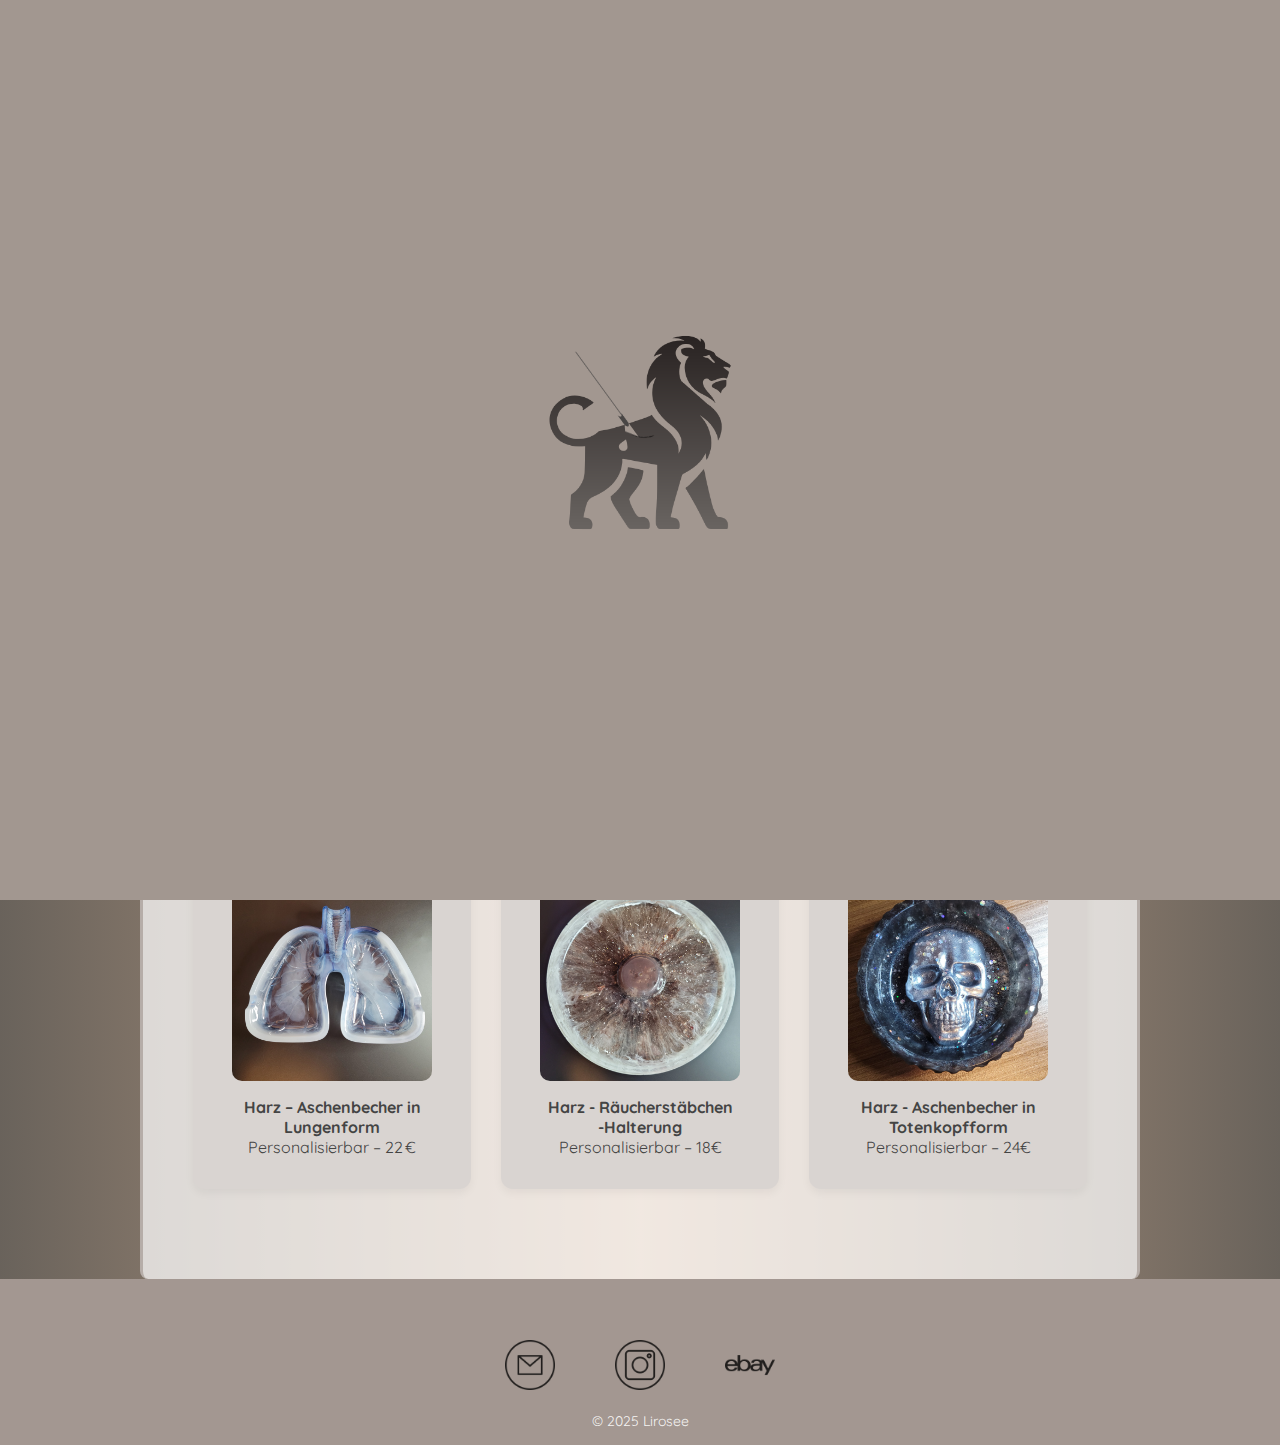
<file: index.html>
<!DOCTYPE html>
<html lang="de">
<head>
  <meta charset="UTF-8">
  <meta name="viewport" content="width=1024">

  <title>Lirosee – Willkommen</title>
  <link rel="stylesheet" href="style.css">
</head>
<body>
  <div class="intro-overlay" id="introOverlay">
  <img src="images/logo.png" alt="Löwenlogo" class="intro-logo">
</div>
  <header>
  <div class="header-container">
  <div class="logo-container">

      <div class="titelbox">
  <img src="images/logo.png" class="logo-small mirrored">
  <img src="images/LIROSEE.png" alt="LIROSEE Schriftzug" class="lirosee-bild">
  <img src="images/logo.png" class="logo-small">
</div>


  <p class="subtitle">liro creations</p>
    </div>
  </div>
  <nav>
    <a href="index.html">Home</a>
    <a href="ueber-mich.html">Über mich</a>
    <a href="kontakt.html">Kontakt</a>
    <a href="unterstuetzen.html">Unterstützung</a>
    <a href="impressum.html">Impressum/ Datenschutz</a>
  </nav>
</header>

<main>
 <section class="intro">
  <h2>Willkommen bei LIROSEE</h2>
  <p>
    Ich freue mich, dass du meine kleine Welt besuchst.
  </p>

  <p>
    Hier findest du handgefertigte Einzelstücke, die nach individuellen Vorstellungen gestaltet werden können.
    Jedes Herzstück wird mit viel Liebe und Sorgfalt hergestellt.
    </p>
    
    <p>
    Auf dieser Startseite siehst du einige meiner aktuellen Kreationen und Angebote.
    Mehr zu mir findest du auf der Seite "Über mich".
    </p>

    <p>
    Bei Fragen, Wünschen oder Aufträgen, kannst du gerne bei "Kontakt" vorbeischauen.
  </p>
</section>


  <section class="product-gallery">
    <div class="product">
      <img src="images/aschenbecher_lung.jpg" alt="Harz-Aschenbecher">
      <p class="product-text">
        <strong>Harz – Aschenbecher in Lungenform</strong><br>
        Personalisierbar – 22 €
      </p>
    </div>

    <div class="product">
      <img src="images/reaucherstaebchen.jpg" alt="Harz-Form">
      <p class="product-text">
        <strong>Harz - Räucherstäbchen</strong><br>
        <strong>-Halterung</strong><br>
        Personalisierbar – 18€
      </p>
    </div>

    <div class="product">
      <img src="images/aschenbecher_totenkopf.jpg" alt="Harz-Aschwnbecher">
      <p class="product-text">
        <strong>Harz - Aschenbecher in Totenkopfform</strong><br>
        Personalisierbar – 24€
      </p>
    </div>
  </section>
</main>

  <footer>
    <br>
    <br>
    <div class="social-icons">
  <a href="mailto:info.lirosee@gmail.com" target="_blank">
    <img src="images/email.png" alt="E-Mail">
  </a>
  <a href="https://www.instagram.com/lirosee_info?igsh=MThmM3dtcWxwbnByZQ==" target="_blank">
    <img src="images/instagram.png" alt="Instagram">
  </a>
  <a href="https://www.kleinanzeigen.de/s-bestandsliste.html?userId=152534999&fbclid=PAQ0xDSwLYj5xleHRuA2FlbQIxMQABp-KVkhp8Uf5PQklTWmNA745cl4axRe1uaglcZYzvhEpNxIA3U7gkUFM4U4AW_aem_eme3ywq2Dl7YXdxhU0YGSA" target="_blank">
    <img src="images/ebay.png" alt="Kleinanzeigen">
  </a>
</div>

<p class="footer-copy">&copy; 2025 Lirosee</p>

  </footer>
  <script>
  // Blendet das Intro nach der Animation komplett aus dem DOM aus
  setTimeout(function() {
    document.getElementById('introOverlay').style.display = 'none';
  }, 2000); // Nach 4 Sekunden (2s Animation + 2s Sichtbar)
</script>
</body>
</html>
</file>
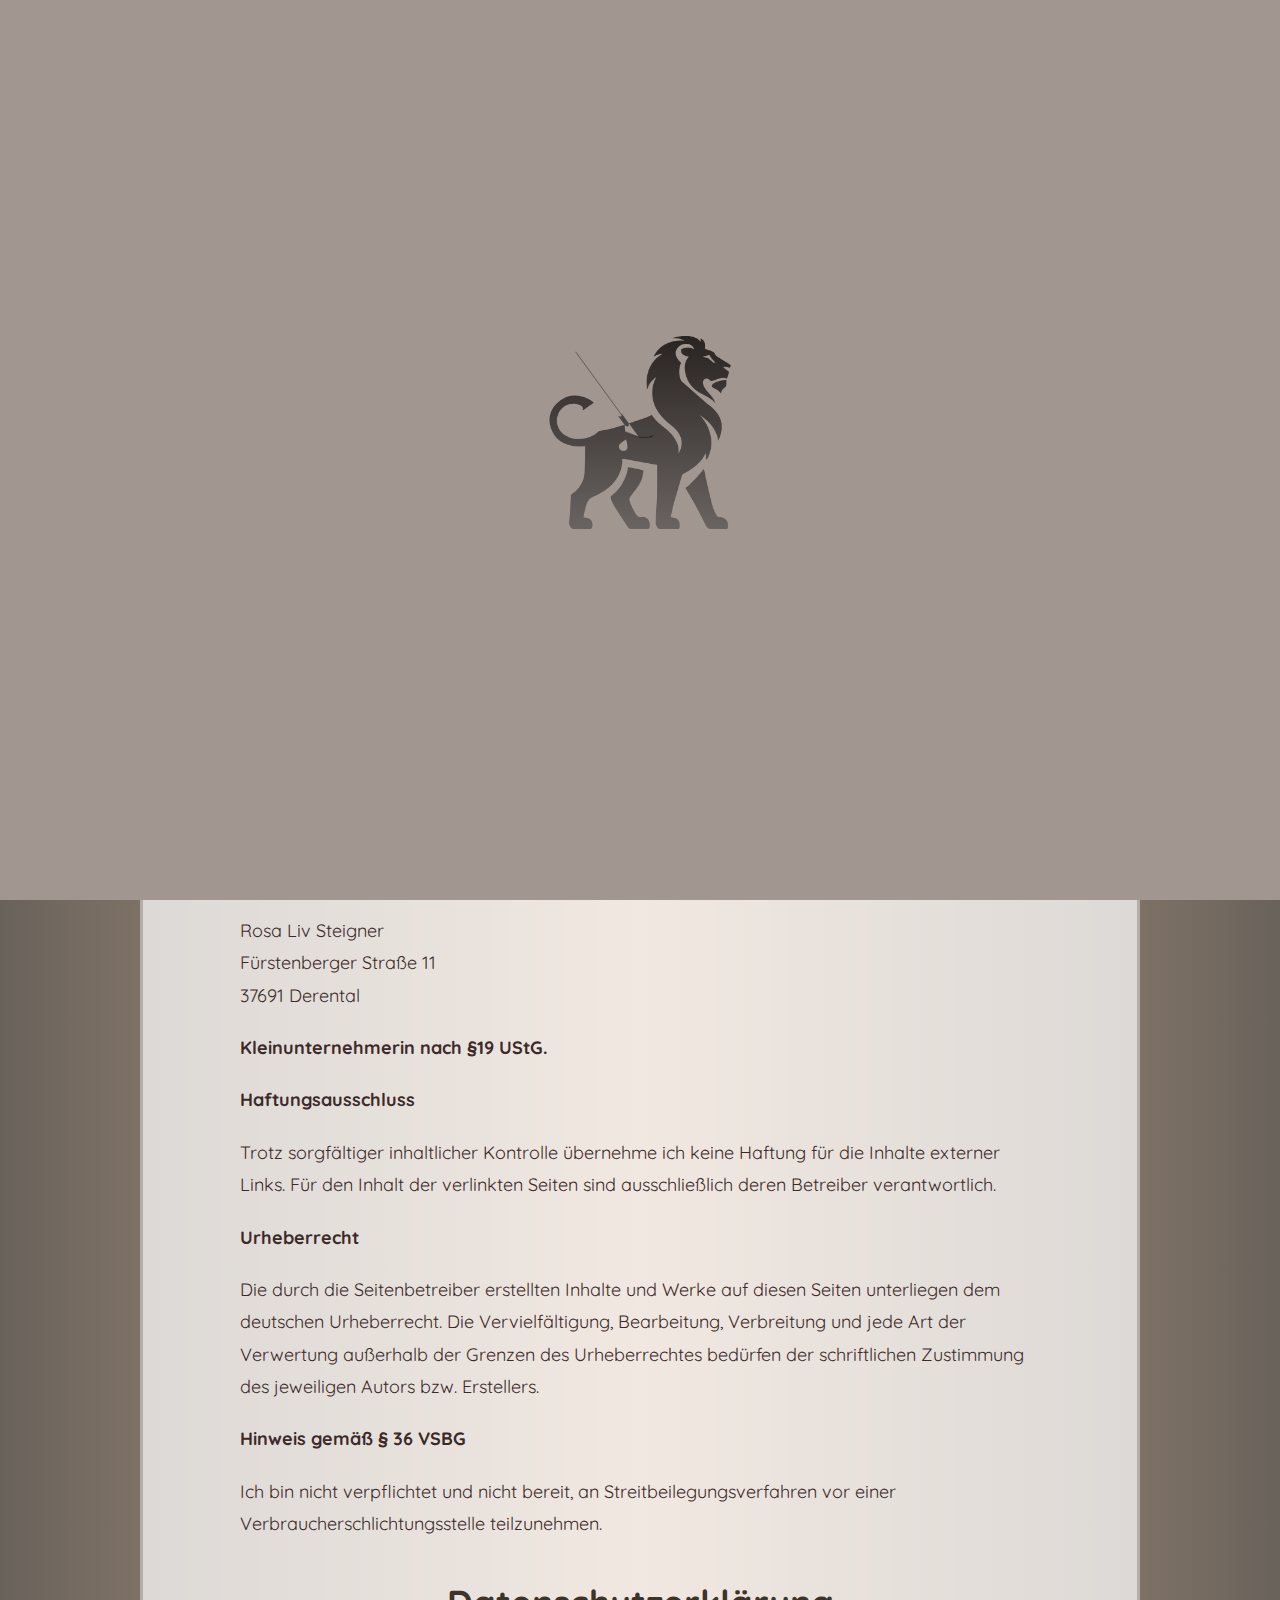
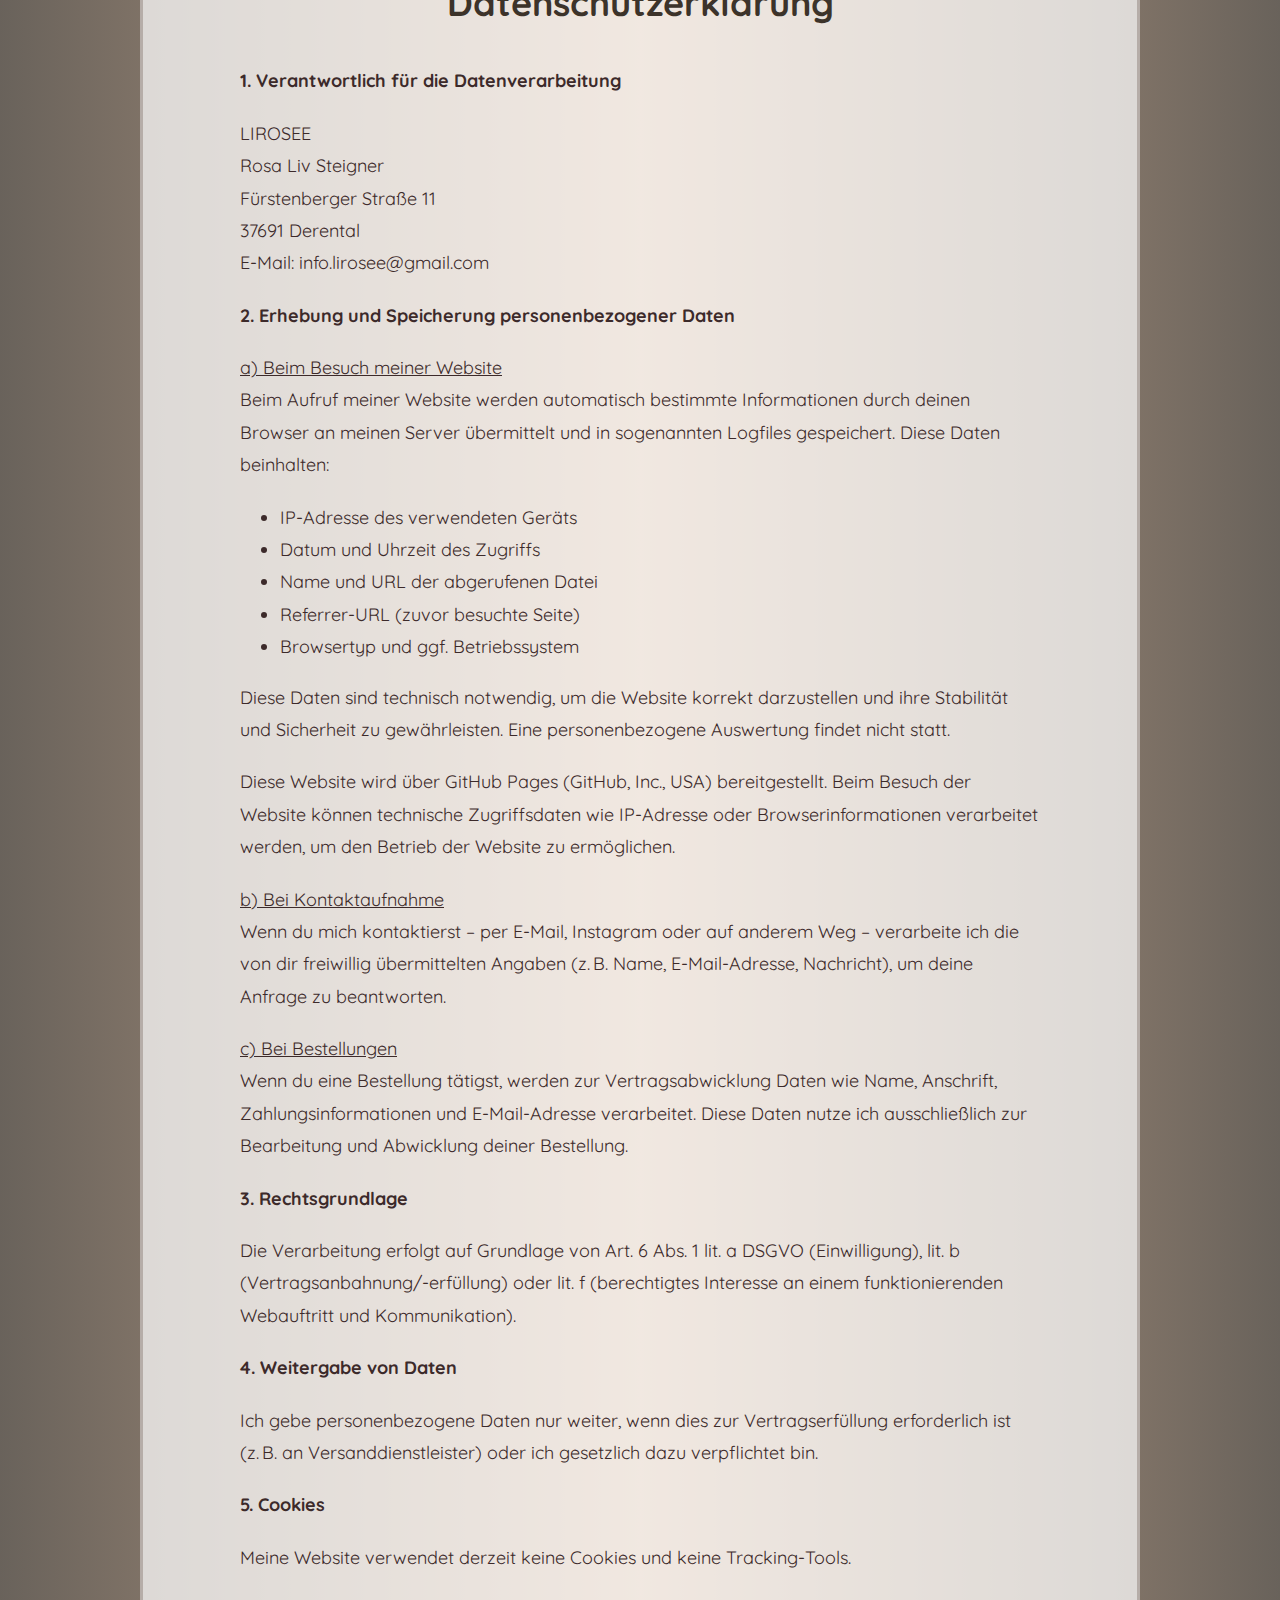
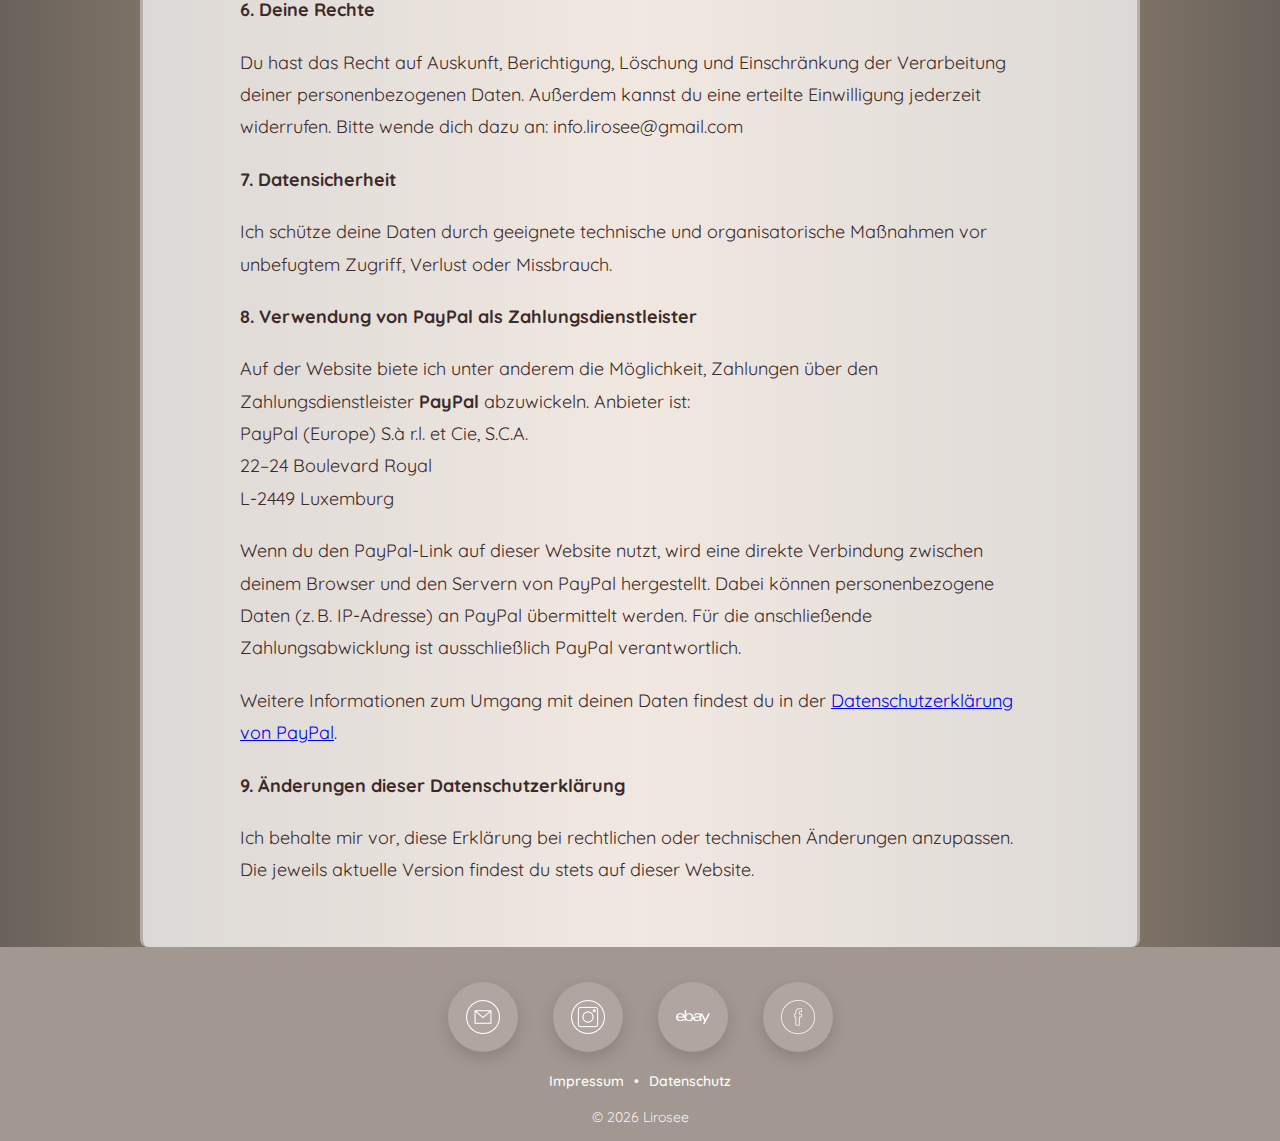
<file: impressum.html>
<!DOCTYPE html>
<html lang="de">
<head>
  <meta charset="UTF-8">
  <meta name="viewport" content="width=device-width, initial-scale=1.0">
  <title>Lirosee – Willkommen</title>
  <link rel="stylesheet" href="style.css">

    <!-- Privacy-friendly analytics by Plausible -->
<script async src="https://plausible.io/js/pa-Pg4EYmNmWx7pbnpG3IIRd.js"></script>
<script>
  window.plausible=window.plausible||function(){(plausible.q=plausible.q||[]).push(arguments)},plausible.init=plausible.init||function(i){plausible.o=i||{}};
  plausible.init()
</script>

</head>
<body>
  <div class="intro-overlay" id="introOverlay">
  <img src="images/logo.png" alt="Löwenlogo" class="intro-logo">
</div>
  <header>
  <div class="header-container">
    <div class="logo-container">

     <div class="titelbox">
  <img src="images/logo.png" class="logo-small mirrored">
  <img src="images/LIROSEE.png" alt="LIROSEE Schriftzug" class="lirosee-bild">
  <img src="images/logo.png" class="logo-small">
</div>

  <p class="subtitle">liro creations</p>
    </div>
  </div>
  <nav>
    <a href="index.html">Home</a>
    <a href="leistungen.html">Leistungen</a>
    <a href="ueber-mich.html">Über mich</a>
    <a href="kontakt.html">Kontakt</a>
     <a href="unterstuetzen.html">Unterstützung</a>
  
  </nav>
</header>

  <main>
    <section class="ueber-mich">
      <h2>Impressum</h2>

      <p><strong>Angaben gemäß § 5 DDG</strong></p>
      <p>
        LIROSEE<br>
        Rosa Liv Steigner<br>
        Fürstenberger Straße 11<br>
        37691 Derental
      </p>

      <p><strong>Kontakt</strong></p>
      <p>
        E-Mail: info.lirosee@gmail.com<br>
    
      </p>

      <p><strong>Verantwortlich für den Inhalt nach § 18 Abs. 2 MStV</strong></p>
      <p>
        Rosa Liv Steigner<br>
        Fürstenberger Straße 11<br>
        37691 Derental<br>
      </p>

      <p><strong>Kleinunternehmerin nach §19 UStG.</strong>

      <p><strong>Haftungsausschluss</strong></p>
      <p>
        Trotz sorgfältiger inhaltlicher Kontrolle übernehme ich keine Haftung für die Inhalte externer Links. 
        Für den Inhalt der verlinkten Seiten sind ausschließlich deren Betreiber verantwortlich.
      </p>

      <p><strong>Urheberrecht</strong></p>
      <p>
        Die durch die Seitenbetreiber erstellten Inhalte und Werke auf diesen Seiten unterliegen dem deutschen Urheberrecht. 
        Die Vervielfältigung, Bearbeitung, Verbreitung und jede Art der Verwertung außerhalb der Grenzen des Urheberrechtes 
        bedürfen der schriftlichen Zustimmung des jeweiligen Autors bzw. Erstellers.
      </p>

      <p><strong>Hinweis gemäß § 36 VSBG</strong></p>
        <p>
        Ich bin nicht verpflichtet und nicht bereit, an Streitbeilegungsverfahren vor einer Verbraucherschlichtungsstelle teilzunehmen.
        </p>

  


    <h2>Datenschutzerklärung</h2>

<p><strong>1. Verantwortlich für die Datenverarbeitung</strong></p>
<p>
LIROSEE<br>
Rosa Liv Steigner<br>
Fürstenberger Straße 11<br>
37691 Derental<br>
E-Mail: info.lirosee@gmail.com
</p>

<p><strong>2. Erhebung und Speicherung personenbezogener Daten</strong></p>

<p><u>a) Beim Besuch meiner Website</u><br>
Beim Aufruf meiner Website werden automatisch bestimmte Informationen durch deinen Browser an meinen Server übermittelt und in sogenannten Logfiles gespeichert. Diese Daten beinhalten:</p>
<ul>
  <li>IP-Adresse des verwendeten Geräts</li>
  <li>Datum und Uhrzeit des Zugriffs</li>
  <li>Name und URL der abgerufenen Datei</li>
  <li>Referrer-URL (zuvor besuchte Seite)</li>
  <li>Browsertyp und ggf. Betriebssystem</li>
</ul>
<p>Diese Daten sind technisch notwendig, um die Website korrekt darzustellen und ihre Stabilität und Sicherheit zu gewährleisten. Eine personenbezogene Auswertung findet nicht statt.</p>
<p>Diese Website wird über GitHub Pages (GitHub, Inc., USA) bereitgestellt. Beim Besuch der Website können technische Zugriffsdaten wie IP-Adresse oder Browserinformationen verarbeitet werden, um den Betrieb der Website zu ermöglichen.</p>

<p><u>b) Bei Kontaktaufnahme</u><br>
Wenn du mich kontaktierst – per E-Mail, Instagram oder auf anderem Weg – verarbeite ich die von dir freiwillig übermittelten Angaben (z. B. Name, E-Mail-Adresse, Nachricht), um deine Anfrage zu beantworten.</p>

<p><u>c) Bei Bestellungen</u><br>
Wenn du eine Bestellung tätigst, werden zur Vertragsabwicklung Daten wie Name, Anschrift, Zahlungsinformationen und E-Mail-Adresse verarbeitet. Diese Daten nutze ich ausschließlich zur Bearbeitung und Abwicklung deiner Bestellung.</p>

<p><strong>3. Rechtsgrundlage</strong></p>
<p>
Die Verarbeitung erfolgt auf Grundlage von Art. 6 Abs. 1 lit. a DSGVO (Einwilligung), lit. b (Vertragsanbahnung/-erfüllung) oder lit. f (berechtigtes Interesse an einem funktionierenden Webauftritt und Kommunikation).
</p>

<p><strong>4. Weitergabe von Daten</strong></p>
<p>
Ich gebe personenbezogene Daten nur weiter, wenn dies zur Vertragserfüllung erforderlich ist (z. B. an Versanddienstleister) oder ich gesetzlich dazu verpflichtet bin.
</p>

<p><strong>5. Cookies</strong></p>
<p>
Meine Website verwendet derzeit keine Cookies und keine Tracking-Tools.
</p>

<p><strong>6. Deine Rechte</strong></p>
<p>
Du hast das Recht auf Auskunft, Berichtigung, Löschung und Einschränkung der Verarbeitung deiner personenbezogenen Daten. Außerdem kannst du eine erteilte Einwilligung jederzeit widerrufen. Bitte wende dich dazu an: info.lirosee@gmail.com
</p>

<p><strong>7. Datensicherheit</strong></p>
<p>
Ich schütze deine Daten durch geeignete technische und organisatorische Maßnahmen vor unbefugtem Zugriff, Verlust oder Missbrauch.
</p>


<p><strong>8. Verwendung von PayPal als Zahlungsdienstleister</strong></p>
<p>
<p>
Auf der Website biete ich unter anderem die Möglichkeit, Zahlungen über den Zahlungsdienstleister <strong>PayPal</strong> abzuwickeln. Anbieter ist:
<br>
PayPal (Europe) S.à r.l. et Cie, S.C.A.<br>
22–24 Boulevard Royal<br>
L-2449 Luxemburg
</p>

<p>
Wenn du den PayPal-Link auf dieser Website nutzt, wird eine direkte Verbindung zwischen deinem Browser und den Servern von PayPal hergestellt. Dabei können personenbezogene Daten (z. B. IP-Adresse) an PayPal übermittelt werden. Für die anschließende Zahlungsabwicklung ist ausschließlich PayPal verantwortlich.
</p>

<p>
Weitere Informationen zum Umgang mit deinen Daten findest du in der <a href="https://www.paypal.com/de/webapps/mpp/ua/privacy-full" target="_blank">Datenschutzerklärung von PayPal</a>.
</p>



<p><strong>9. Änderungen dieser Datenschutzerklärung</strong></p>
<p>
Ich behalte mir vor, diese Erklärung bei rechtlichen oder technischen Änderungen anzupassen. Die jeweils aktuelle Version findest du stets auf dieser Website.
</p>


    </section>
  </main>

  <footer class="site-footer">

  <div class="social-icons">
    <a href="mailto:info.lirosee@gmail.com" target="_blank" rel="noopener" aria-label="E-Mail">
      <img src="images/email.png" alt="E-Mail">
    </a>

    <a href="https://www.instagram.com/lirosee_info?igsh=MThmM3dtcWxwbnByZQ==" target="_blank" rel="noopener" aria-label="Instagram">
      <img src="images/instagram.png" alt="Instagram">
    </a>

    <a href="https://www.kleinanzeigen.de/s-bestandsliste.html?userId=152534999&fbclid=PAQ0xDSwLYj5xleHRuA2FlbQIxMQABp-KVkhp8Uf5PQklTWmNA745cl4axRe1uaglcZYzvhEpNxIA3U7gkUFM4U4AW_aem_eme3ywq2Dl7YXdxhU0YGSA" target="_blank" rel="noopener" aria-label="Kleinanzeigen">
      <img src="images/ebay.png" alt="Kleinanzeigen">
    </a>

     <a href="https://www.facebook.com/share/1AfMn8CoYy/" target="_blank" rel="noopener" aria-label="Facebook">
      <img src="images/facebook.png" alt="Facebook">
    </a>

  </div>

  <div class="footer-links">
    <a href="impressum.html">Impressum</a>
    <span>•</span>
    <a href="impressum.html">Datenschutz</a>
  </div>

  <p class="footer-copy">&copy; 2026 Lirosee</p>

</footer>
  <script>
  // Blendet das Intro nach der Animation komplett aus dem DOM aus
  setTimeout(function() {
    document.getElementById('introOverlay').style.display = 'none';
  }, 2000); // Nach 4 Sekunden (2s Animation + 2s Sichtbar)
</script>

</body>
</html>
</file>
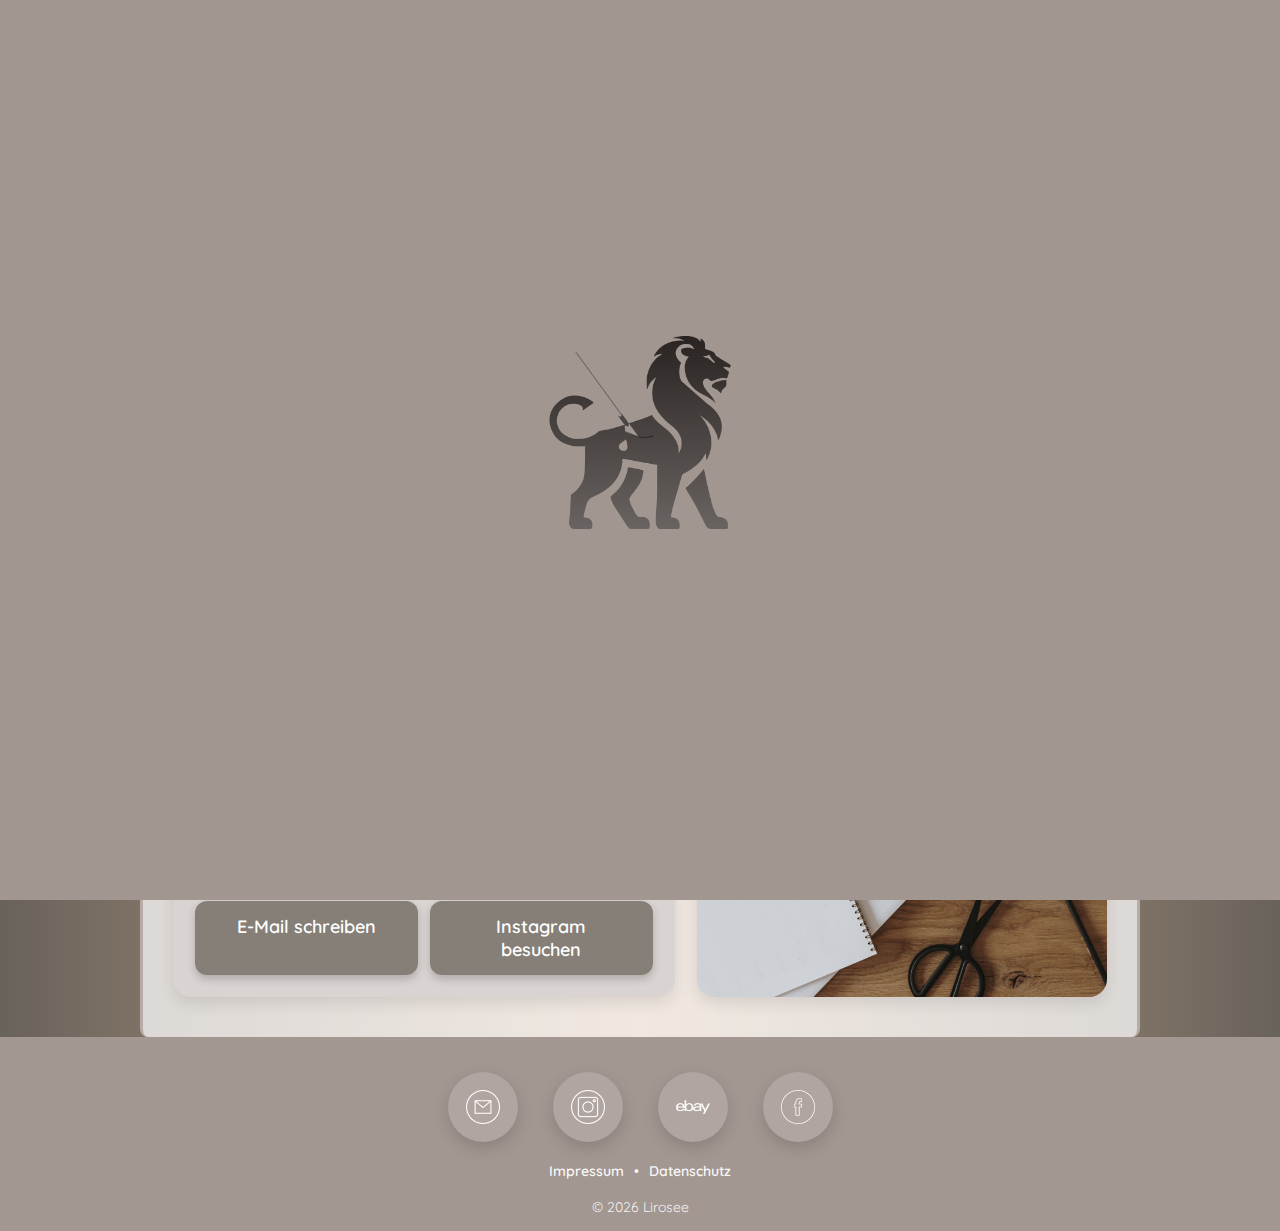
<file: kontakt.html>
<!DOCTYPE html>
<html lang="de">
<head>
  <meta charset="UTF-8">
  <meta name="viewport" content="width=device-width, initial-scale=1.0">
  <title>Lirosee – Willkommen</title>
  <link rel="stylesheet" href="style.css">

    <!-- Privacy-friendly analytics by Plausible -->
<script async src="https://plausible.io/js/pa-Pg4EYmNmWx7pbnpG3IIRd.js"></script>
<script>
  window.plausible=window.plausible||function(){(plausible.q=plausible.q||[]).push(arguments)},plausible.init=plausible.init||function(i){plausible.o=i||{}};
  plausible.init()
</script>

</head>
<body>
  <div class="intro-overlay" id="introOverlay">
  <img src="images/logo.png" alt="Löwenlogo" class="intro-logo">
</div>
  <header>
  <div class="header-container">
    <div class="logo-container">

        <div class="titelbox">
  <img src="images/logo.png" class="logo-small mirrored">
  <img src="images/LIROSEE.png" alt="LIROSEE Schriftzug" class="lirosee-bild">
  <img src="images/logo.png" class="logo-small">
</div>

  <p class="subtitle">liro creations</p>
    </div>
  </div>
  <nav>
    <a href="index.html">Home</a>
    <a href="leistungen.html">Leistungen</a>
    <a href="ueber-mich.html">Über mich</a>
    <a href="kontakt.html">Kontakt</a>
     <a href="unterstuetzen.html">Unterstützung</a>
    
  </nav>
</header>

 <main>
  <section class="contact-page">

    <header class="contact-head">
      <h2>Kontakt</h2>
      <p>
        Ob Design & Werbung, handgefertigte Produkte oder Musik für Events –
        schreib mir kurz, worum es geht. Ich melde mich so schnell wie möglich zurück.
      </p>
    </header>

    <div class="contact-grid">

      <!-- LINKS: Infos -->
      <div class="contact-card">
        <h3>Direkt erreichbar</h3>

        <ul class="contact-list">
          <li>
            <span class="label">E-Mail</span>
            <a href="mailto:info.lirosee@gmail.com">info.lirosee@gmail.com</a>
          </li>

          <li>
            <span class="label">Instagram (Design & Produkte)</span>
            <a href="https://www.instagram.com/lirosee_info" target="_blank" rel="noopener">@lirosee_info</a>
          </li>

          <li>
            <span class="label">Instagram (Live / Musik)</span>
            <a href="https://www.instagram.com/lirosee_live" target="_blank" rel="noopener">@lirosee_live</a>
          </li>

           <li>
            <span class="label">Facebook</span>
            <a href="https://www.facebook.com/share/1AfMn8CoYy/" target="_blank" rel="noopener">@Lirosee</a>
          </li>

        </ul>

        <div class="contact-actions">
          <a href="mailto:info.lirosee@gmail.com" class="kontakt-button email-button">E-Mail schreiben</a>
          <a href="https://www.instagram.com/lirosee_info" target="_blank" class="kontakt-button insta-button">Instagram besuchen</a>
         
        </div>
      </div>

      <!-- RECHTS: Bild -->
      <div class="contact-image">
        <img src="images/kontakt.jpg" alt="Kreativarbeit von LIROSEE">
      </div>

    </div>

  </section>
</main>



   <footer class="site-footer">

  <div class="social-icons">
    <a href="mailto:info.lirosee@gmail.com" target="_blank" rel="noopener" aria-label="E-Mail">
      <img src="images/email.png" alt="E-Mail">
    </a>

    <a href="https://www.instagram.com/lirosee_info?igsh=MThmM3dtcWxwbnByZQ==" target="_blank" rel="noopener" aria-label="Instagram">
      <img src="images/instagram.png" alt="Instagram">
    </a>

    <a href="https://www.kleinanzeigen.de/s-bestandsliste.html?userId=152534999&fbclid=PAQ0xDSwLYj5xleHRuA2FlbQIxMQABp-KVkhp8Uf5PQklTWmNA745cl4axRe1uaglcZYzvhEpNxIA3U7gkUFM4U4AW_aem_eme3ywq2Dl7YXdxhU0YGSA" target="_blank" rel="noopener" aria-label="Kleinanzeigen">
      <img src="images/ebay.png" alt="Kleinanzeigen">
    </a>

     <a href="https://www.facebook.com/share/1AfMn8CoYy/" target="_blank" rel="noopener" aria-label="Facebook">
      <img src="images/facebook.png" alt="Facebook">
    </a>

  </div>

  <div class="footer-links">
    <a href="impressum.html">Impressum</a>
    <span>•</span>
    <a href="impressum.html">Datenschutz</a>
  </div>

 <p class="footer-copy">&copy; <span id="year"></span> Lirosee</p>

</footer>
  <script>
  // Blendet das Intro nach der Animation komplett aus dem DOM aus
  setTimeout(function() {
    document.getElementById('introOverlay').style.display = 'none';
  }, 2000); // Nach 4 Sekunden (2s Animation + 2s Sichtbar)

  document.getElementById("year").textContent = new Date().getFullYear();

</script>

</body>
</html>
</file>
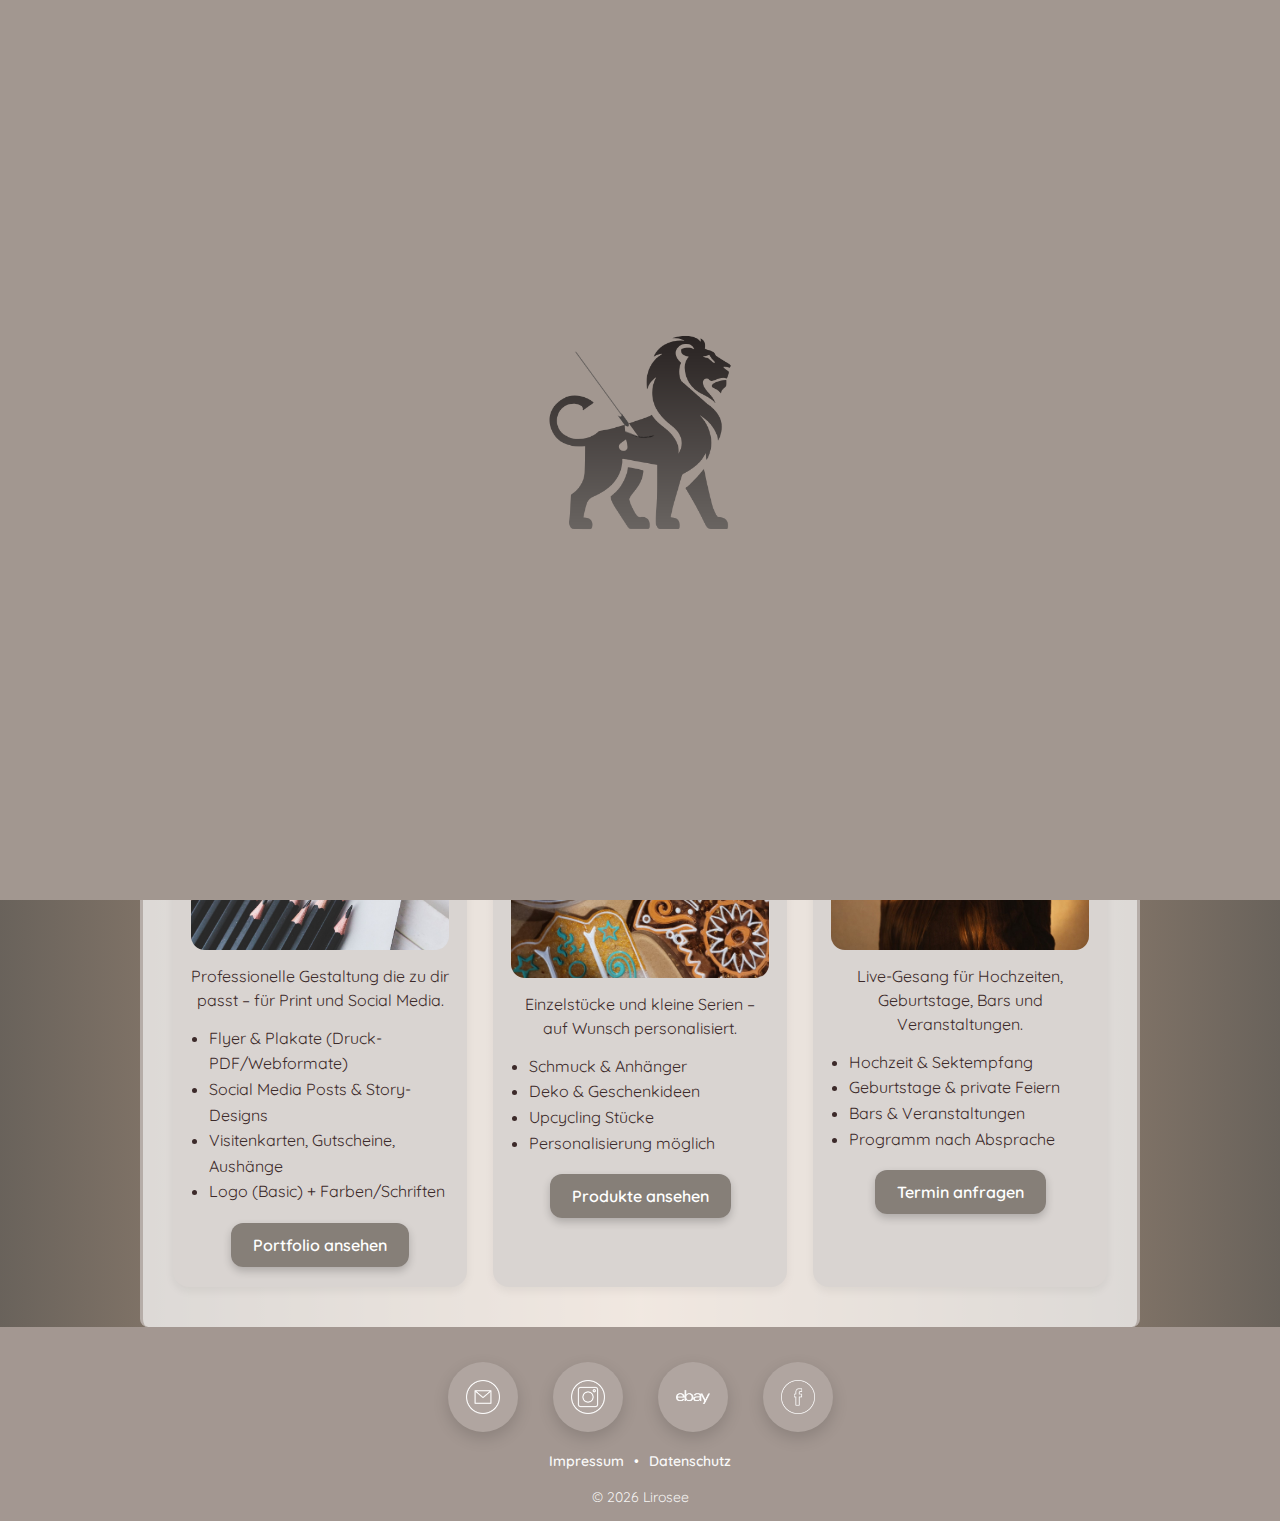
<file: leistungen.html>
<!DOCTYPE html>
<html lang="de">
<head>
  <meta charset="UTF-8">
  <meta name="viewport" content="width=device-width, initial-scale=1.0">
  <title>Lirosee – Leistungen</title>
  <link rel="stylesheet" href="style.css">
</head>
<body>

  <!-- Optional: Intro Overlay (wie auf Home) -->
  <div class="intro-overlay" id="introOverlay">
    <img src="images/logo.png" alt="Löwenlogo" class="intro-logo">
  </div>

  <header>
    <div class="header-container">
      <div class="logo-container">
        <div class="titelbox">
          <img src="images/logo.png" class="logo-small mirrored">
          <img src="images/LIROSEE.png" alt="LIROSEE Schriftzug" class="lirosee-bild">
          <img src="images/logo.png" class="logo-small">
        </div>
        <p class="subtitle">liro creations</p>
      </div>
    </div>

    <nav>
      <a href="index.html">Home</a>
      <a href="leistungen.html">Leistungen</a>
      <a href="ueber-mich.html">Über mich</a>
      <a href="kontakt.html">Kontakt</a>
      <a href="unterstuetzen.html">Unterstützung</a>
      
    </nav>
  </header>

  <main>

    <!-- Kopfbereich -->
    <section class="leistungen-hero">
      <h2>Leistungen</h2>
      <p>
        Kreative Gestaltung für Werbung & Social Media, handgefertigte Produkte
        sowie musikalische Begleitung für besondere Momente.
      </p>

      <!-- Sprungmarken -->
      <div class="leistungen-tabs">
        <a class="leistungen-tab" href="#design">Design & Werbung</a>
        <a class="leistungen-tab" href="#produkte">Handgemachte Produkte</a>
        <a class="leistungen-tab" href="#musik">Musik & Events</a>
      </div>
    </section>

    <!-- Karten / Bereiche -->
    <section class="leistungen-grid">

      <!-- 1) Design -->
      <article class="leistung-card" id="design">
        <h3>Design & Werbung</h3>

        <!-- Bild optional -->
        <div class="leistung-img">
          <img src="images/placeholder_design.jpg" alt="Design Beispiele">
        </div>

        <p class="leistung-text">
          Professionelle Gestaltung die zu dir passt – für Print und Social Media.
        </p>

        <ul class="leistung-list">
          <li>Flyer & Plakate (Druck-PDF/Webformate)</li>
          <li>Social Media Posts & Story-Designs</li>
          <li>Visitenkarten, Gutscheine, Aushänge</li>
          <li>Logo (Basic) + Farben/Schriften</li>
        </ul>

        <a class="leistung-button" href="portfolio.html">Portfolio ansehen</a>
      </article>

      <!-- 2) Produkte -->
      <article class="leistung-card" id="produkte">
        <h3>Handgemachte Produkte</h3>

        <div class="leistung-img">
          <img src="images/placeholder_produkte.jpeg" alt="Handgemachte Produkte">
        </div>

        <p class="leistung-text">
          Einzelstücke und kleine Serien – auf Wunsch personalisiert.
        </p>

        <ul class="leistung-list">
          <li>Schmuck & Anhänger</li>
          <li>Deko & Geschenkideen</li>
          <li>Upcycling Stücke</li>
          <li>Personalisierung möglich</li>
        </ul>

        <a class="leistung-button" href="produkte.html">Produkte ansehen</a>
      </article>

      <!-- 3) Musik -->
      <article class="leistung-card" id="musik">
        <h3>Musik & Events</h3>

        <div class="leistung-img">
          <img src="images/placeholder_musik.jpeg" alt="Musik & Events">
        </div>

        <p class="leistung-text">
          Live-Gesang für Hochzeiten, Geburtstage, Bars und Veranstaltungen.
        </p>

        <ul class="leistung-list">
          <li>Hochzeit & Sektempfang</li>
          <li>Geburtstage & private Feiern</li>
          <li>Bars & Veranstaltungen</li>
          <li>Programm nach Absprache</li>
        </ul>

        <a class="leistung-button" href="kontakt.html">Termin anfragen</a>
      </article>

    </section>

  </main>

   <footer class="site-footer">

  <div class="social-icons">
    <a href="mailto:info.lirosee@gmail.com" target="_blank" rel="noopener" aria-label="E-Mail">
      <img src="images/email.png" alt="E-Mail">
    </a>

    <a href="https://www.instagram.com/lirosee_info?igsh=MThmM3dtcWxwbnByZQ==" target="_blank" rel="noopener" aria-label="Instagram">
      <img src="images/instagram.png" alt="Instagram">
    </a>

    <a href="https://www.kleinanzeigen.de/s-bestandsliste.html?userId=152534999&fbclid=PAQ0xDSwLYj5xleHRuA2FlbQIxMQABp-KVkhp8Uf5PQklTWmNA745cl4axRe1uaglcZYzvhEpNxIA3U7gkUFM4U4AW_aem_eme3ywq2Dl7YXdxhU0YGSA" target="_blank" rel="noopener" aria-label="Kleinanzeigen">
      <img src="images/ebay.png" alt="Kleinanzeigen">
    </a>

    <a href="https://www.facebook.com/share/1AfMn8CoYy/" target="_blank" rel="noopener" aria-label="Facebook">
      <img src="images/facebook.png" alt="Facebook">
    </a>

  </div>

  <div class="footer-links">
    <a href="impressum.html">Impressum</a>
    <span>•</span>
    <a href="impressum.html">Datenschutz</a>
  </div>

  <p class="footer-copy">&copy; <span id="year"></span> Lirosee</p>

</footer>

  <script>
    // Intro ausblenden (wie bei dir)
    setTimeout(function() {
      const intro = document.getElementById('introOverlay');
      if (intro) intro.style.display = 'none';
    }, 2000);

    document.getElementById("year").textContent = new Date().getFullYear();
  </script>

</body>
</html>
</file>
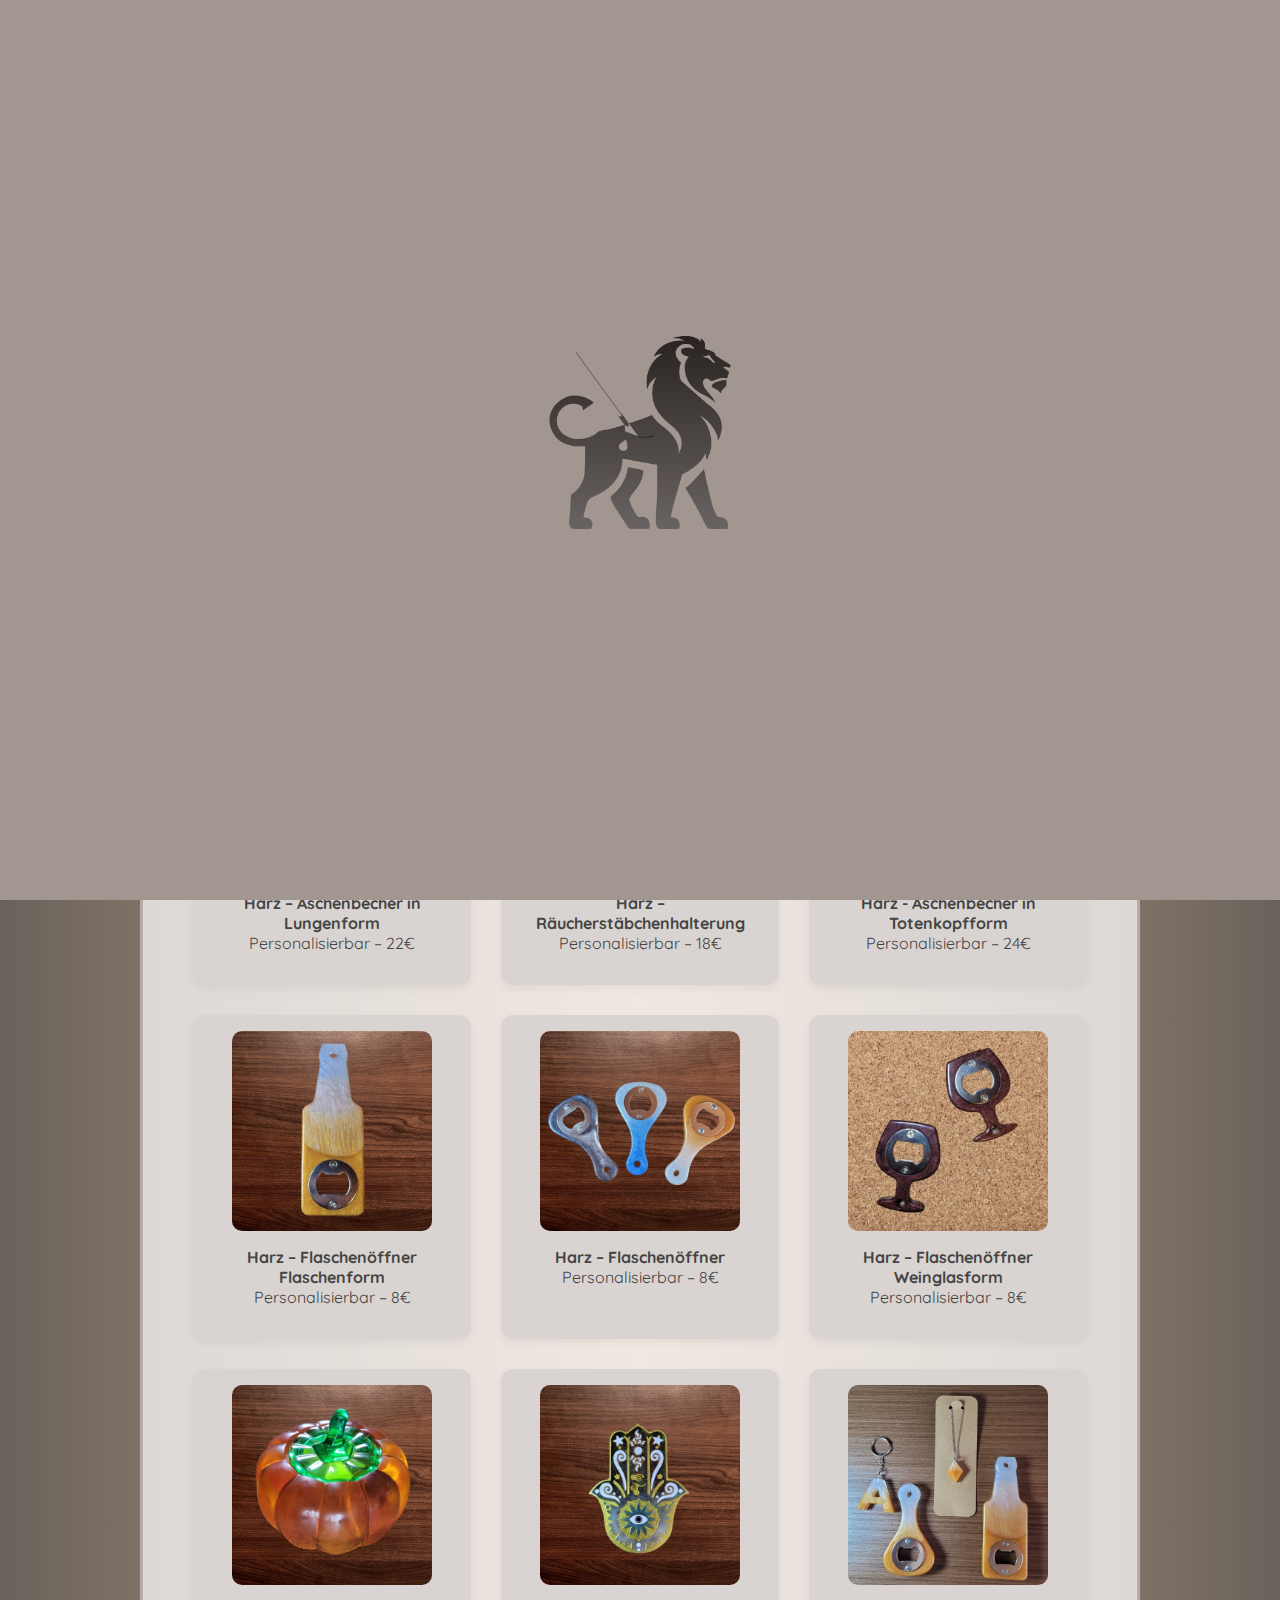
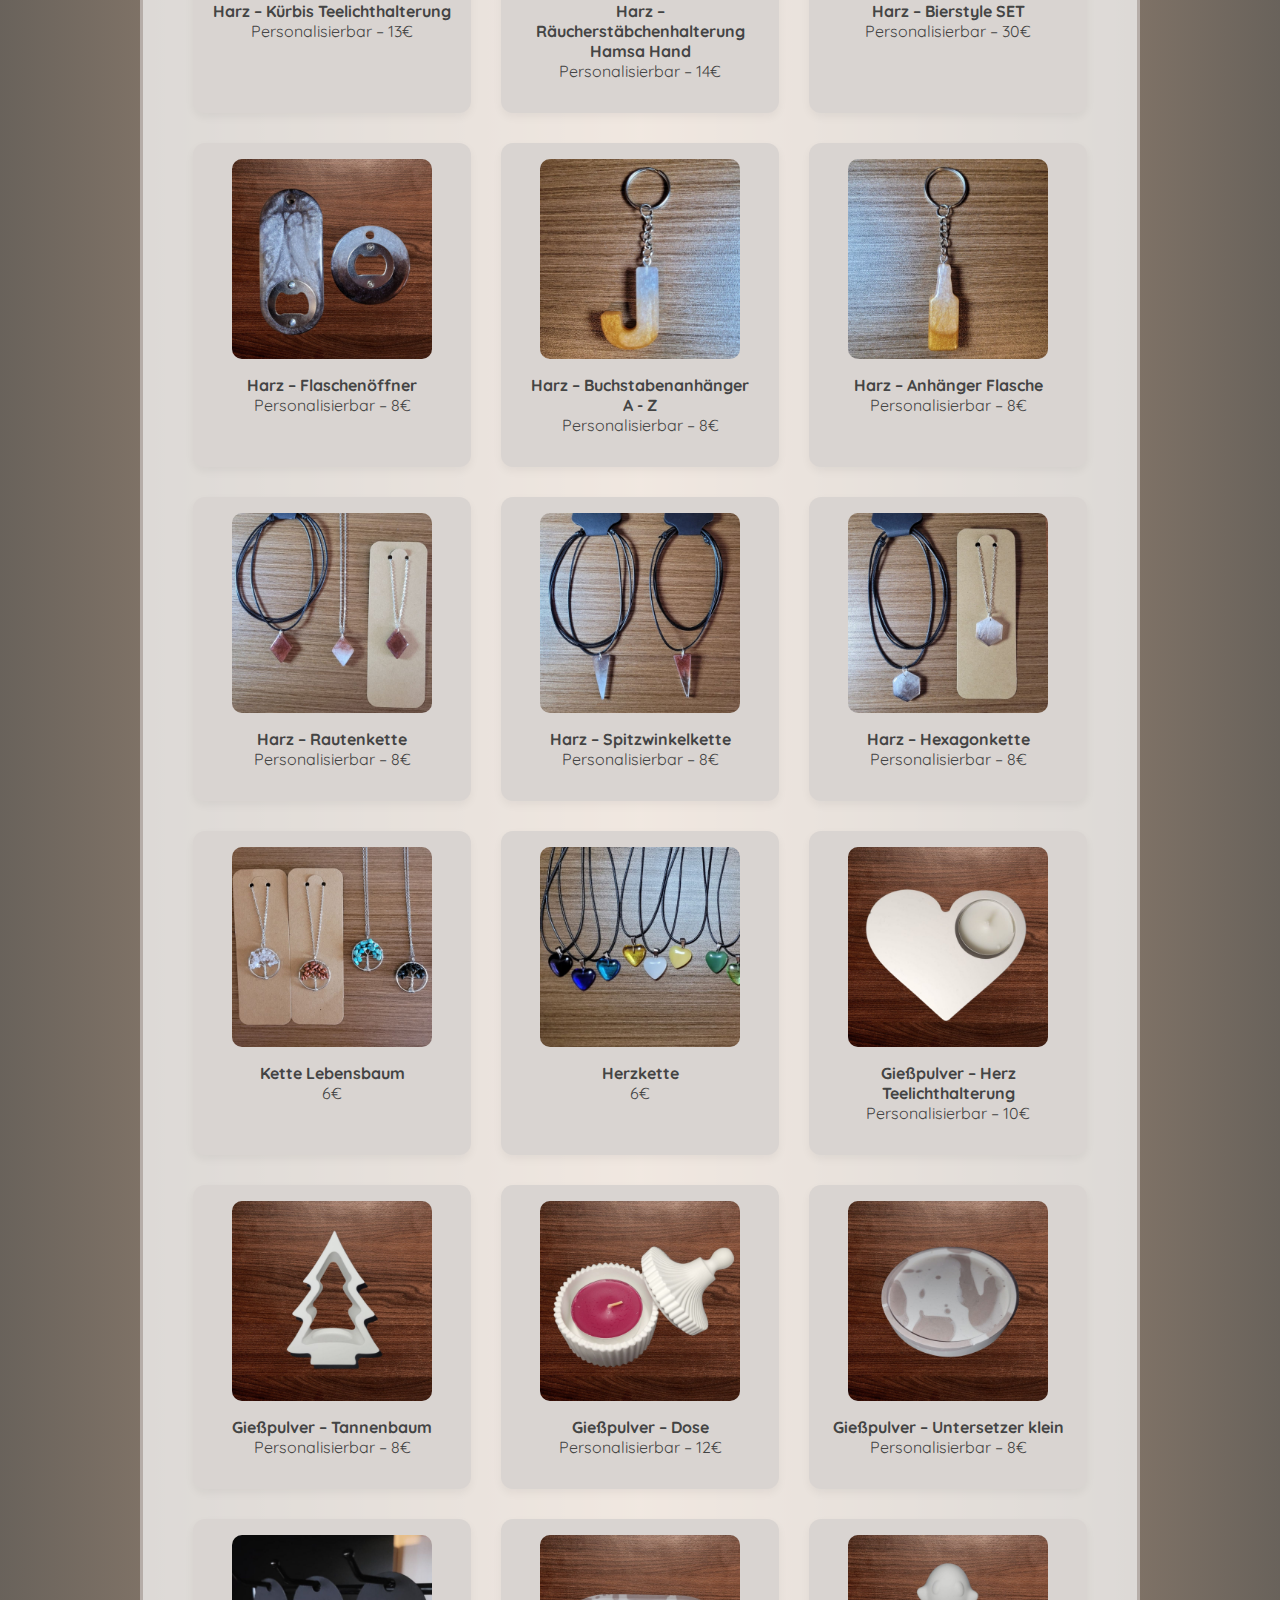
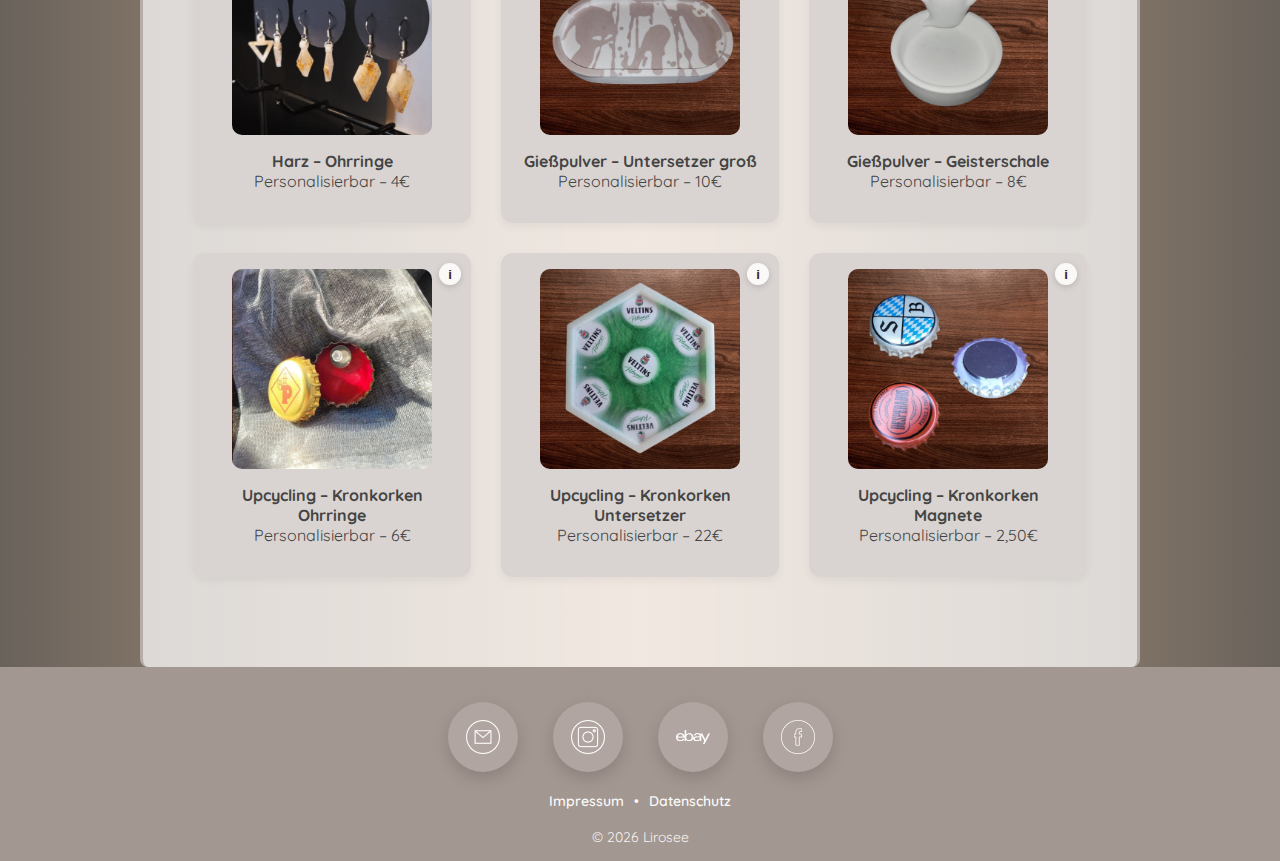
<file: produkte.html>
<!DOCTYPE html>
<html lang="de">
<head>
  <meta charset="UTF-8">
  <meta name="viewport" content="width=device-width, initial-scale=1.0">
  <title>Lirosee – Produkte</title>
  <link rel="stylesheet" href="style.css">

    <!-- Privacy-friendly analytics by Plausible -->
<script async src="https://plausible.io/js/pa-Pg4EYmNmWx7pbnpG3IIRd.js"></script>
<script>
  window.plausible=window.plausible||function(){(plausible.q=plausible.q||[]).push(arguments)},plausible.init=plausible.init||function(i){plausible.o=i||{}};
  plausible.init()
</script>

</head>
<body>

  <div class="intro-overlay" id="introOverlay">
    <img src="images/logo.png" alt="Löwenlogo" class="intro-logo">
  </div>

  <header>
    <div class="header-container">
      <div class="logo-container">
        <div class="titelbox">
          <img src="images/logo.png" class="logo-small mirrored">
          <img src="images/LIROSEE.png" alt="LIROSEE Schriftzug" class="lirosee-bild">
          <img src="images/logo.png" class="logo-small">
        </div>
        <p class="subtitle">liro creations</p>
      </div>
    </div>

    <nav>
      <a href="index.html">Home</a>
      <a href="leistungen.html">Leistungen</a>
      <a href="ueber-mich.html">Über mich</a>
      <a href="kontakt.html">Kontakt</a>
      <a href="unterstuetzen.html">Unterstützung</a>
     
    </nav>
  </header>

  <main>

    <section class="intro">
      <h2>Produkte</h2>
      <p>
        Hier findest du eine Auswahl meiner handgefertigten Stücke.
        Viele Produkte sind personalisierbar – bei Fragen oder Wünschen schreib mir gerne über „Kontakt“.
      </p>
    </section>

    <section class="product-gallery">

      <div class="product">
        <div class="image-switch" data-switch>
          <img src="images/aschenbecher_lung.jpg" class="img-main">
          <img src="images/Becher02.jpg" class="img-hover">
        </div>
        <p class="product-text">
          <strong>Harz – Aschenbecher in Lungenform</strong><br>
          Personalisierbar – 22€
        </p>
      </div>

      <div class="product">
        <div class="image-switch" data-switch>
          <img src="images/reaucherstaebchen.jpg" class="img-main">
          <img src="images/Halterung02.jpg" class="img-hover">
        </div>
        <p class="product-text">
          <strong>Harz – Räucherstäbchenhalterung</strong><br>
          Personalisierbar – 18€
        </p>
      </div>

      <div class="product">
        <img src="images/aschenbecher_totenkopf.jpg" alt="Harz-Aschenbecher">
        <p class="product-text">
          <strong>Harz - Aschenbecher in Totenkopfform</strong><br>
          Personalisierbar – 24€
        </p>
      </div>

      <div class="product">
        <img src="images/Oeffner08.jpg" alt="Produkt 4">
        <p class="product-text">
          <strong>Harz – Flaschenöffner Flaschenform</strong><br>
          Personalisierbar – 8€
        </p>
      </div>

      <div class="product">
        <img src="images/Oeffner07.jpg" alt="Produkt 5">
        <p class="product-text">
          <strong>Harz – Flaschenöffner</strong><br>
          Personalisierbar – 8€
        </p>
      </div>

      <div class="product">
        <img src="images/Oeffner04.jpg" alt="Produkt 7">
        <p class="product-text">
          <strong>Harz – Flaschenöffner Weinglasform </strong><br>
          Personalisierbar – 8€
        </p>
      </div>

      <div class="product">
        <div class="image-switch" data-switch>
          <img src="images/Kuerbis01.jpg" class="img-main">
          <img src="images/Kuerbis02.jpg" class="img-hover">
        </div>
        <p class="product-text">
          <strong>Harz – Kürbis Teelichthalterung</strong><br>
          Personalisierbar – 13€
        </p>
      </div>

      <div class="product">
        <div class="image-switch" data-switch>
          <img src="images/Reaucherhand_1.jpg" class="img-main">
          <img src="images/Reaucherhand_2.jpg" class="img-hover">
        </div>
        <p class="product-text">
          <strong>Harz – Räucherstäbchenhalterung Hamsa Hand</strong><br>
          Personalisierbar – 14€
        </p>
      </div>

      <div class="product">
        <div class="image-switch" data-switch>
          <img src="images/BierSET01.jpg" class="img-main">
          <img src="images/BierSET02.jpg" class="img-hover">
        </div>
        <p class="product-text">
          <strong>Harz – Bierstyle SET</strong><br>
          Personalisierbar – 30€
        </p>
      </div>

      <div class="product">
        <img src="images/Oeffner03.jpg" alt="Produkt 10">
        <p class="product-text">
          <strong>Harz – Flaschenöffner</strong><br>
          Personalisierbar – 8€
        </p>
      </div>

      <div class="product">
        <div class="image-switch" data-switch>
          <img src="images/Buchstaben01.jpg" class="img-hover">
          <img src="images/Buchstaben02.jpg" class="img-main">
        </div>
        <p class="product-text">
          <strong>Harz – Buchstabenanhänger</strong><br>
          <strong> A - Z</strong><br>
          Personalisierbar – 8€
        </p>
      </div>

      <div class="product">
        <img src="images/Flaschenanhänger.jpg" alt="Produkt 12">
        <p class="product-text">
          <strong>Harz – Anhänger Flasche</strong><br>
          Personalisierbar – 8€
        </p>
      </div>

      <div class="product">
        <div class="image-switch" data-switch>
          <img src="images/Rautenkette01.jpg" class="img-main">
          <img src="images/Rautenkette02.jpg" class="img-hover">
        </div>
        <p class="product-text">
          <strong>Harz – Rautenkette </strong><br>
          Personalisierbar – 8€
        </p>
      </div>

      <div class="product">
        <img src="images/Spitzwinkel.jpg" alt="Produkt 14">
        <p class="product-text">
          <strong>Harz – Spitzwinkelkette</strong><br>
          Personalisierbar – 8€
        </p>
      </div>

      <div class="product">
        <img src="images/Hexagon.jpg" alt="Produkt 15">
        <p class="product-text">
          <strong>Harz – Hexagonkette</strong><br>
          Personalisierbar – 8€
        </p>
      </div>

      <div class="product">
        <img src="images/Lebensbaum.jpg" alt="Produkt 16">
        <p class="product-text">
          <strong>Kette Lebensbaum</strong><br>
          6€
        </p>
      </div>

      <div class="product">
        <div class="image-switch" data-switch>
          <img src="images/Herzkette01.jpg" class="img-main">
          <img src="images/Herzkette02.jpg" class="img-hover">
        </div>
        <p class="product-text">
          <strong>Herzkette</strong><br>
          6€
        </p>
      </div>

      <div class="product">
        <div class="image-switch" data-switch>
          <img src="images/Herzteelicht01.jpg" class="img-main">
          <img src="images/Herzteelicht02.jpg" class="img-hover">
        </div>
        <p class="product-text">
          <strong>Gießpulver – Herz Teelichthalterung</strong><br>
          Personalisierbar – 10€
        </p>
      </div>

      <div class="product">
        <div class="image-switch" data-switch>
          <img src="images/Tannenbaum01.jpg" class="img-main">
          <img src="images/Tannenbaum02.jpg" class="img-hover">
        </div>
        <p class="product-text">
          <strong>Gießpulver – Tannenbaum</strong><br>
          Personalisierbar – 8€
        </p>
      </div>

      <div class="product">
        <div class="image-switch" data-switch>
          <img src="images/Dose01.jpg" class="img-hover">
          <img src="images/Dose02.jpg" class="img-main">
        </div>
        <p class="product-text">
          <strong>Gießpulver – Dose</strong><br>
          Personalisierbar – 12€
        </p>
      </div>

      <div class="product">
        <div class="image-switch" data-switch>
          <img src="images/Untersetzer01.jpg" class="img-hover">
          <img src="images/Untersetzer02.jpg" class="img-main">
        </div>
        <p class="product-text">
          <strong>Gießpulver – Untersetzer klein</strong><br>
          Personalisierbar – 8€
        </p>
      </div>

      <div class="product">
        <div class="image-switch" data-switch>
          <img src="images/Ohrringe01.jpg" class="img-main">
          <img src="images/Ohrringe02.jpg" class="img-hover">
        </div>
        <p class="product-text">
          <strong>Harz – Ohrringe</strong><br>
          Personalisierbar – 4€
        </p>
      </div>

      <div class="product">
        <div class="image-switch" data-switch>
          <img src="images/Untersetzer03.jpg" class="img-hover">
          <img src="images/Untersetzer04.jpg" class="img-main">
        </div>
        <p class="product-text">
          <strong>Gießpulver – Untersetzer groß</strong><br>
          Personalisierbar – 10€
        </p>
      </div>

      <div class="product">
        <img src="images/Geisterschale.jpg" alt="Produkt 16">
        <p class="product-text">
          <strong>Gießpulver – Geisterschale</strong><br>
          Personalisierbar – 8€
        </p>
      </div>

      <div class="product">
        <button class="info-btn" type="button" aria-label="Info" aria-expanded="false">i</button>
        <div class="info-pop" role="note">
          Dieses Produkt wurde aus recycelten Materialien hergestellt.
          Enthaltene Kronkorken stammen von Originalgetränken, stehen jedoch in keiner Verbindung zu den jeweiligen Markeninhabern.
        </div>

        <div class="image-switch" data-switch>
          <img src="images/Ohrringe Ups01.jpg" class="img-hover">
          <img src="images/Ohrringe Ups02.jpg" class="img-main">
        </div>

        <p class="product-text">
          <strong>Upcycling – Kronkorken Ohrringe</strong><br>
          Personalisierbar – 6€
        </p>
      </div>

      <div class="product">
        <button class="info-btn" type="button" aria-label="Info" aria-expanded="false">i</button>
        <div class="info-pop" role="note">
          Dieses Produkt wurde aus recycelten Materialien hergestellt.
          Enthaltene Kronkorken stammen von Originalgetränken, stehen jedoch in keiner Verbindung zu den jeweiligen Markeninhabern.
        </div>

        <div class="image-switch" data-switch>
          <img src="images/Untersetzer Veltins 01.jpg" class="img-main">
          <img src="images/Untersetzer Veltins 02.jpg" class="img-hover">
        </div>

        <p class="product-text">
          <strong>Upcycling – Kronkorken Untersetzer</strong><br>
          Personalisierbar – 22€
        </p>
      </div>

      <div class="product">
        <button class="info-btn" type="button" aria-label="Info" aria-expanded="false">i</button>
        <div class="info-pop" role="note">
          Dieses Produkt wurde aus recycelten Materialien hergestellt.
          Enthaltene Kronkorken stammen von Originalgetränken, stehen jedoch in keiner Verbindung zu den jeweiligen Markeninhabern.
        </div>

        <div class="image-switch" data-switch>
          <img src="images/Magnet05Ups.jpg" class="img-main">
          <img src="images/Magnet01Ups.jpg" class="img-hover">
        </div>

        <p class="product-text">
          <strong>Upcycling – Kronkorken Magnete</strong><br>
          Personalisierbar – 2,50€
        </p>
      </div>

    </section>

  </main>

   <footer class="site-footer">

  <div class="social-icons">
    <a href="mailto:info.lirosee@gmail.com" target="_blank" rel="noopener" aria-label="E-Mail">
      <img src="images/email.png" alt="E-Mail">
    </a>

    <a href="https://www.instagram.com/lirosee_info?igsh=MThmM3dtcWxwbnByZQ==" target="_blank" rel="noopener" aria-label="Instagram">
      <img src="images/instagram.png" alt="Instagram">
    </a>

    <a href="https://www.kleinanzeigen.de/s-bestandsliste.html?userId=152534999&fbclid=PAQ0xDSwLYj5xleHRuA2FlbQIxMQABp-KVkhp8Uf5PQklTWmNA745cl4axRe1uaglcZYzvhEpNxIA3U7gkUFM4U4AW_aem_eme3ywq2Dl7YXdxhU0YGSA" target="_blank" rel="noopener" aria-label="Kleinanzeigen">
      <img src="images/ebay.png" alt="Kleinanzeigen">
    </a>

     <a href="https://www.facebook.com/share/1AfMn8CoYy/" target="_blank" rel="noopener" aria-label="Facebook">
      <img src="images/facebook.png" alt="Facebook">
    </a>
    
  </div>

  <div class="footer-links">
    <a href="impressum.html">Impressum</a>
    <span>•</span>
    <a href="impressum.html">Datenschutz</a>
  </div>

  <p class="footer-copy">&copy; <span id="year"></span> Lirosee</p>

</footer>

  <script>
    // Intro ausblenden
    setTimeout(function() {
      const intro = document.getElementById('introOverlay');
      if (intro) intro.style.display = 'none';
    }, 2000);

    // Touch erkennen (Handy/Tablet)
    const isTouchDevice = window.matchMedia("(hover: none) and (pointer: coarse)").matches;

    // 1) Bildwechsel am Handy: Tippen toggelt 2. Bild
    if (isTouchDevice) {
      document.querySelectorAll(".image-switch[data-switch]").forEach((box) => {
        box.addEventListener("click", (e) => {
          e.stopPropagation();
          box.classList.toggle("is-active");
        });
      });
    }

    // 2) Info-i: Tippen öffnet/schließt Tooltip
    document.querySelectorAll(".info-btn").forEach((btn) => {
      btn.addEventListener("click", (e) => {
        e.stopPropagation();
        const product = btn.closest(".product");
        const open = product.classList.toggle("show-info");
        btn.setAttribute("aria-expanded", open ? "true" : "false");
      });
    });

    // Klick irgendwo anders schließt offene Info-Boxen (Handy + Desktop)
    document.addEventListener("click", () => {
      document.querySelectorAll(".product.show-info").forEach((p) => p.classList.remove("show-info"));
      document.querySelectorAll(".info-btn[aria-expanded='true']").forEach((b) => b.setAttribute("aria-expanded", "false"));
    });

    document.getElementById("year").textContent = new Date().getFullYear();

  </script>

</body>
</html>
</file>
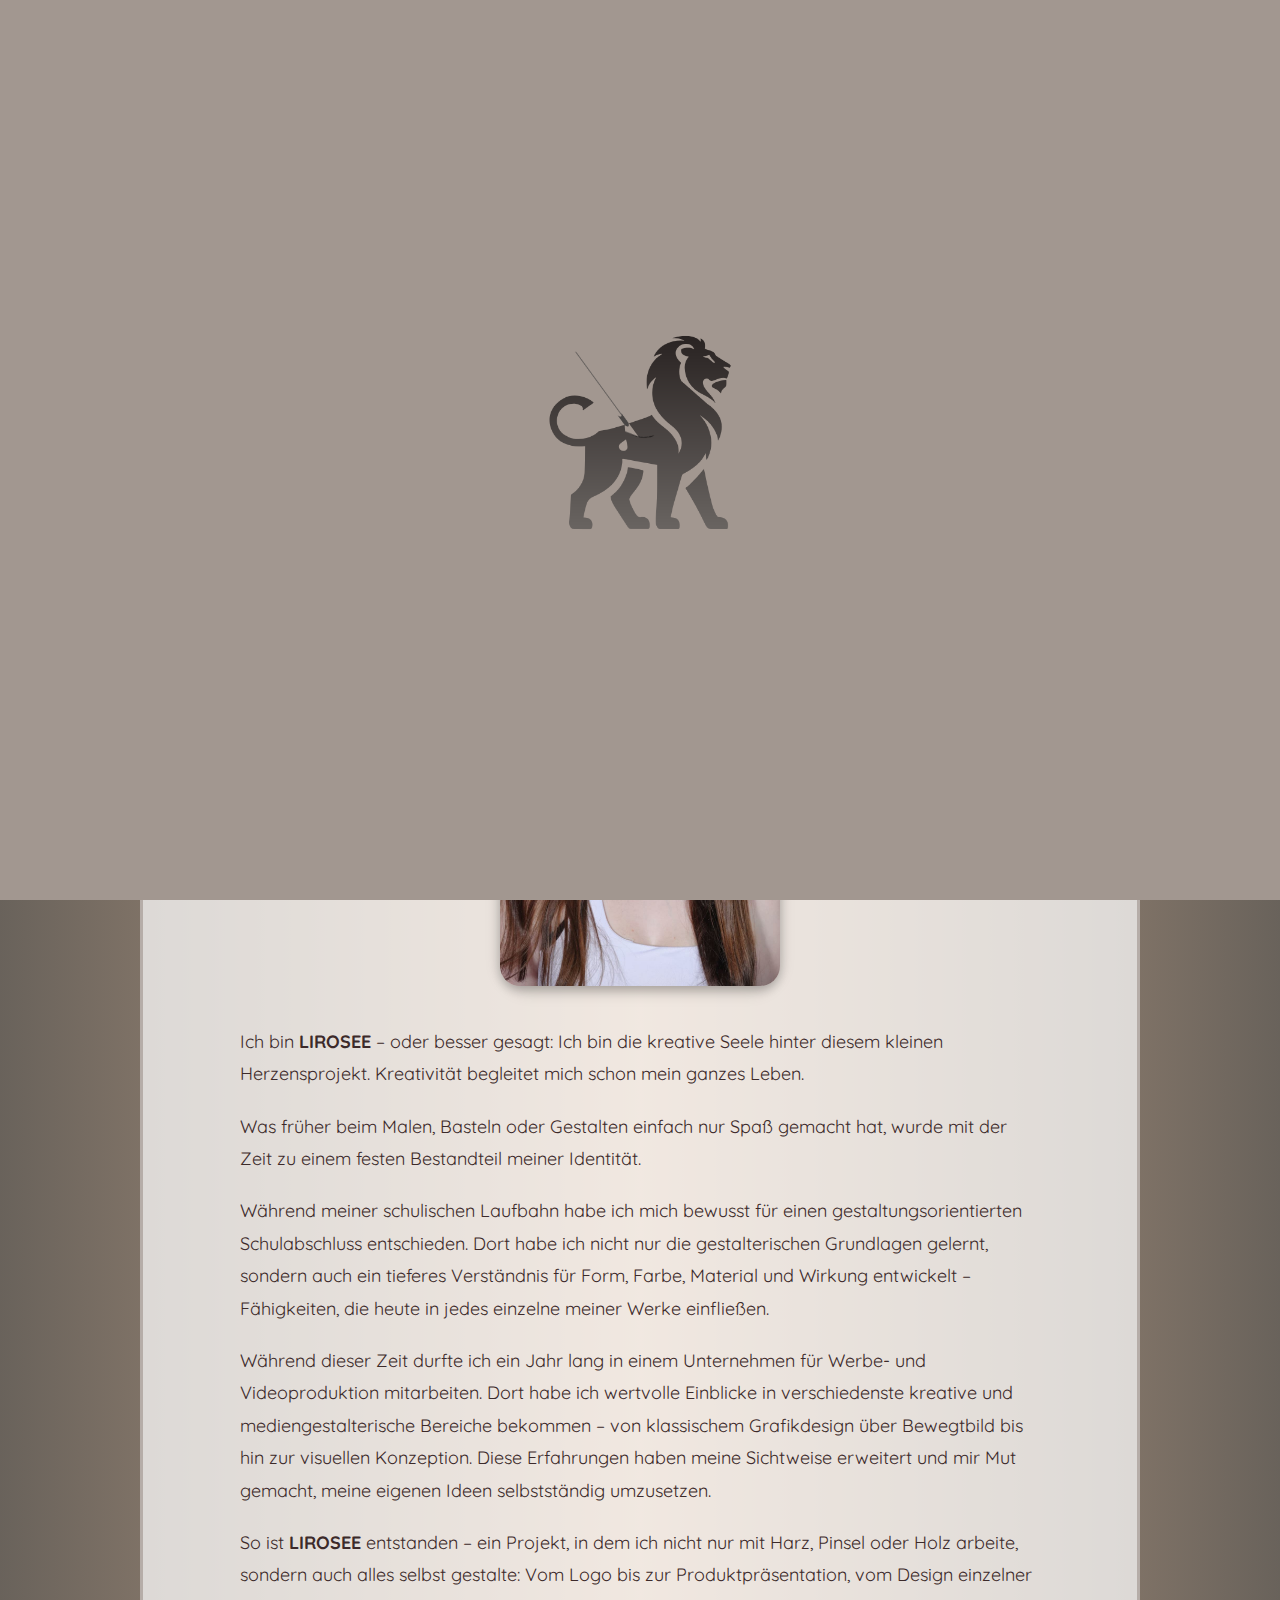
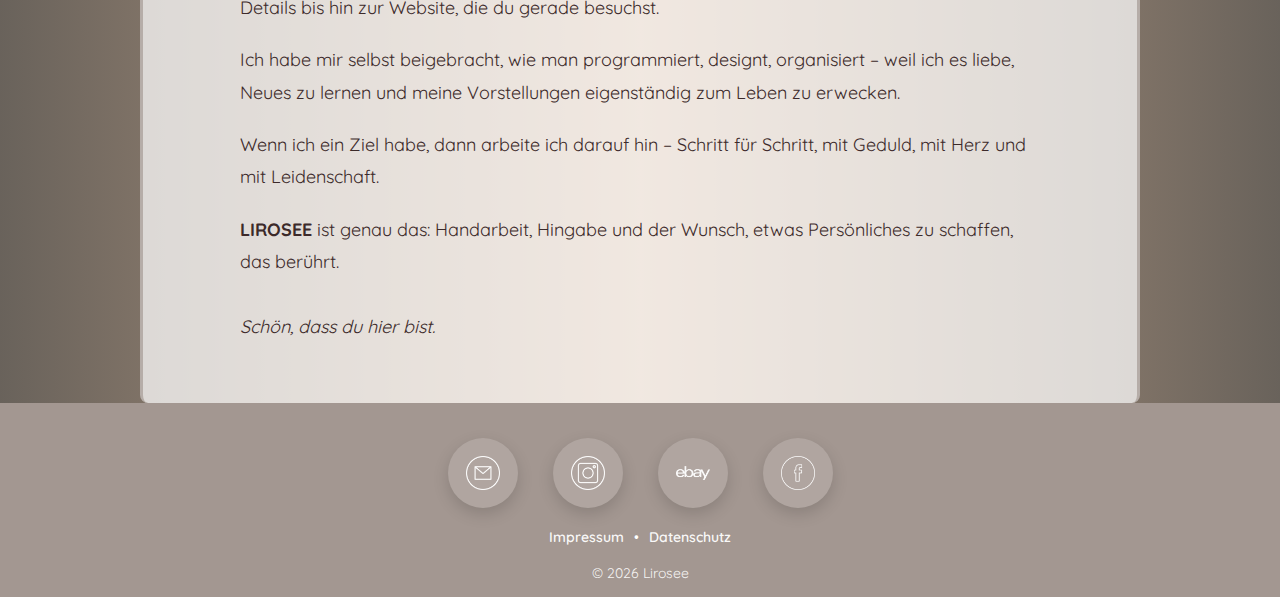
<file: ueber-mich.html>
<!DOCTYPE html>
<html lang="de">
<head>
  <meta charset="UTF-8">
  <meta name="viewport" content="width=device-width, initial-scale=1.0">
  <title>Lirosee – Willkommen</title>
  <link rel="stylesheet" href="style.css">

    <!-- Privacy-friendly analytics by Plausible -->
<script async src="https://plausible.io/js/pa-Pg4EYmNmWx7pbnpG3IIRd.js"></script>
<script>
  window.plausible=window.plausible||function(){(plausible.q=plausible.q||[]).push(arguments)},plausible.init=plausible.init||function(i){plausible.o=i||{}};
  plausible.init()
</script>

</head>
<body>
  <div class="intro-overlay" id="introOverlay">
  <img src="images/logo.png" alt="Löwenlogo" class="intro-logo">
</div>
  <header>
  <div class="header-container">
    <div class="logo-container">

        <div class="titelbox">
  <img src="images/logo.png" class="logo-small mirrored">
  <img src="images/LIROSEE.png" alt="LIROSEE Schriftzug" class="lirosee-bild">
  <img src="images/logo.png" class="logo-small">
</div>

  <p class="subtitle">liro creations</p>
    </div>
  </div>
  <nav>
    <a href="index.html">Home</a>
    <a href="leistungen.html">Leistungen</a>
    <a href="ueber-mich.html">Über mich</a>
    <a href="kontakt.html">Kontakt</a>
     <a href="unterstuetzen.html">Unterstützung</a>
    
  </nav>
</header>

<main>
 <section class="ueber-mich">
  <h2>Über mich</h2>

 <div class="bild-mit-kasten">
  <img src="images/Portraitfoto.jpg" alt="Portrait von Lirosee" class="portrait-bild">
</div>

  <p>
    Ich bin <strong>LIROSEE</strong> – oder besser gesagt: Ich bin die kreative Seele hinter diesem kleinen Herzensprojekt.
    Kreativität begleitet mich schon mein ganzes Leben.
  </p>

  <p>
    Was früher beim Malen, Basteln oder Gestalten einfach nur Spaß gemacht hat, wurde mit der Zeit zu einem festen Bestandteil meiner Identität.
  </p>

  <p>
    Während meiner schulischen Laufbahn habe ich mich bewusst für einen gestaltungsorientierten Schulabschluss entschieden.
    Dort habe ich nicht nur die gestalterischen Grundlagen gelernt, sondern auch ein tieferes Verständnis für Form, Farbe, Material und Wirkung entwickelt – 
    Fähigkeiten, die heute in jedes einzelne meiner Werke einfließen.
  </p>

  <p>
    Während dieser Zeit durfte ich ein Jahr lang in einem Unternehmen für Werbe- und Videoproduktion mitarbeiten.
    Dort habe ich wertvolle Einblicke in verschiedenste kreative und mediengestalterische Bereiche bekommen – 
    von klassischem Grafikdesign über Bewegtbild bis hin zur visuellen Konzeption.
    Diese Erfahrungen haben meine Sichtweise erweitert und mir Mut gemacht, meine eigenen Ideen selbstständig umzusetzen.
  </p>

  <p>
    So ist <strong>LIROSEE</strong> entstanden – ein Projekt, in dem ich nicht nur mit Harz, Pinsel oder Holz arbeite, sondern auch alles selbst gestalte:
    Vom Logo bis zur Produktpräsentation, vom Design einzelner Details bis hin zur Website, die du gerade besuchst.
  </p>

  <p>
    Ich habe mir selbst beigebracht, wie man programmiert, designt, organisiert – weil ich es liebe, Neues zu lernen 
    und meine Vorstellungen eigenständig zum Leben zu erwecken.
  </p>

  <p>
    Wenn ich ein Ziel habe, dann arbeite ich darauf hin – Schritt für Schritt, mit Geduld, mit Herz und mit Leidenschaft.
  </p>

  <p>
    <strong>LIROSEE</strong> ist genau das: Handarbeit, Hingabe und der Wunsch, etwas Persönliches zu schaffen, das berührt.
    <br><br>
    <em>Schön, dass du hier bist.</em>
  </p>

</section>


  </p>
</section>

</main>

  <footer class="site-footer">

  <div class="social-icons">
    <a href="mailto:info.lirosee@gmail.com" target="_blank" rel="noopener" aria-label="E-Mail">
      <img src="images/email.png" alt="E-Mail">
    </a>

    <a href="https://www.instagram.com/lirosee_info?igsh=MThmM3dtcWxwbnByZQ==" target="_blank" rel="noopener" aria-label="Instagram">
      <img src="images/instagram.png" alt="Instagram">
    </a>

    <a href="https://www.kleinanzeigen.de/s-bestandsliste.html?userId=152534999&fbclid=PAQ0xDSwLYj5xleHRuA2FlbQIxMQABp-KVkhp8Uf5PQklTWmNA745cl4axRe1uaglcZYzvhEpNxIA3U7gkUFM4U4AW_aem_eme3ywq2Dl7YXdxhU0YGSA" target="_blank" rel="noopener" aria-label="Kleinanzeigen">
      <img src="images/ebay.png" alt="Kleinanzeigen">
    </a>

   <a href="https://www.facebook.com/share/1AfMn8CoYy/" target="_blank" rel="noopener" aria-label="Facebook">
      <img src="images/facebook.png" alt="Facebook">
    </a>
    
  </div>

  <div class="footer-links">
    <a href="impressum.html">Impressum</a>
    <span>•</span>
    <a href="impressum.html">Datenschutz</a>
  </div>

  <p class="footer-copy">&copy; <span id="year"></span> Lirosee</p>

</footer>


  <script>
  // Blendet das Intro nach der Animation komplett aus dem DOM aus
  setTimeout(function() {
    document.getElementById('introOverlay').style.display = 'none';
  }, 2000); // Nach 4 Sekunden (2s Animation + 2s Sichtbar)

  document.getElementById("year").textContent = new Date().getFullYear();

</script>
</body>
</html>
</file>
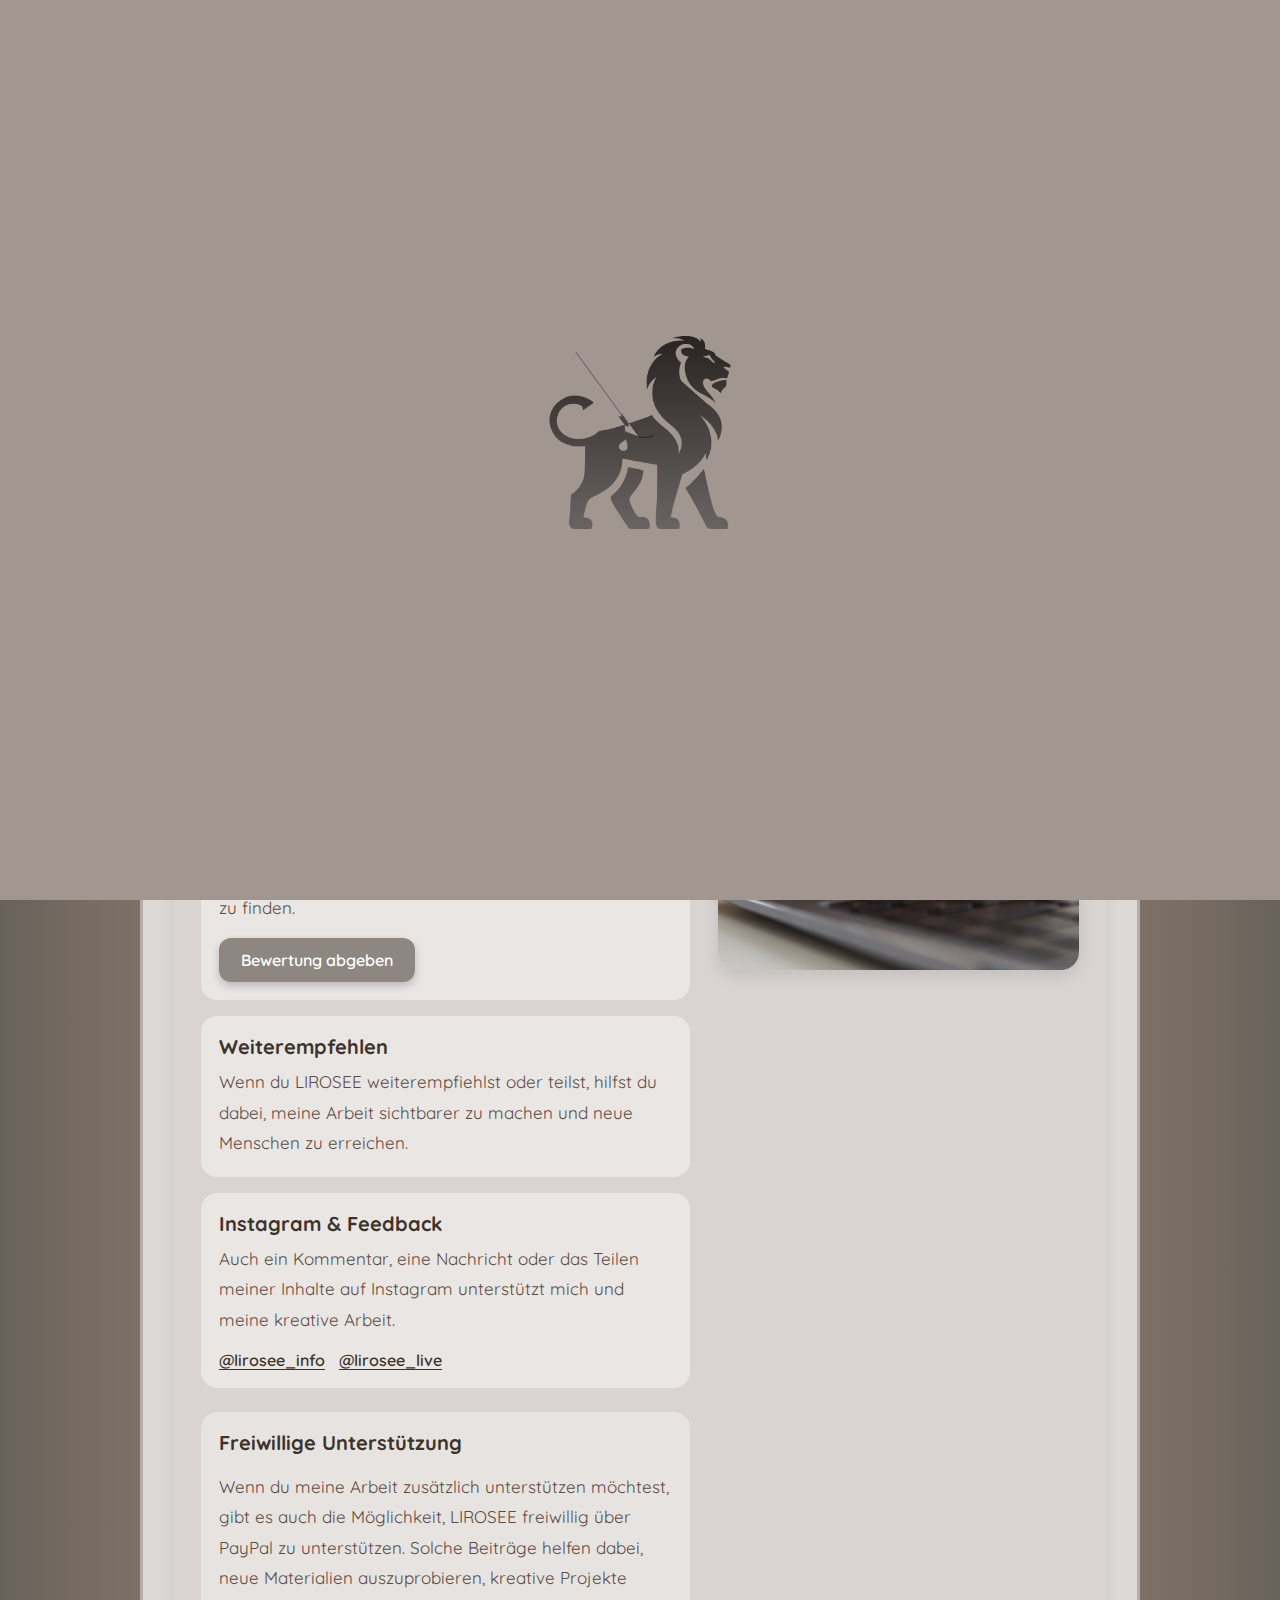
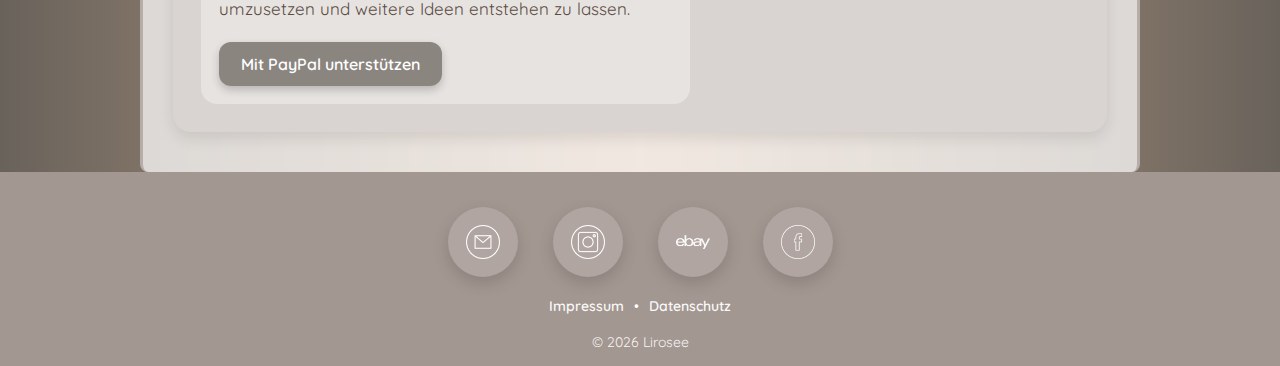
<file: unterstuetzen.html>
<!DOCTYPE html>
<html lang="de">
<head>
  <meta charset="UTF-8">
  <meta name="viewport" content="width=device-width, initial-scale=1.0">
  <title>Lirosee – Willkommen</title>
  <link rel="stylesheet" href="style.css">

    <!-- Privacy-friendly analytics by Plausible -->
<script async src="https://plausible.io/js/pa-Pg4EYmNmWx7pbnpG3IIRd.js"></script>
<script>
  window.plausible=window.plausible||function(){(plausible.q=plausible.q||[]).push(arguments)},plausible.init=plausible.init||function(i){plausible.o=i||{}};
  plausible.init()
</script>

</head>
<body>
  <div class="intro-overlay" id="introOverlay">
  <img src="images/logo.png" alt="Löwenlogo" class="intro-logo">
</div>
  <header>
  <div class="header-container">
    <div class="logo-container">

        <div class="titelbox">
  <img src="images/logo.png" class="logo-small mirrored">
  <img src="images/LIROSEE.png" alt="LIROSEE Schriftzug" class="lirosee-bild">
  <img src="images/logo.png" class="logo-small">
</div>

  <p class="subtitle">liro creations</p>
    </div>
  </div>
  <nav>
    <a href="index.html">Home</a>
    <a href="leistungen.html">Leistungen</a>
    <a href="ueber-mich.html">Über mich</a>
    <a href="kontakt.html">Kontakt</a>
    <a href="unterstuetzen.html">Unterstützung</a>
   
  </nav>
</header>

  <main>
   <section class="support-page">

  <div class="support-hero">
    <div class="support-text">
      <h2>Unterstützung</h2>

      <p class="support-lead">
        Wenn dir meine Arbeit gefällt und du LIROSEE unterstützen möchtest,
        gibt es verschiedene Möglichkeiten, wie du dazu beitragen kannst.
      </p>

      <p>
        Ob durch Feedback, eine Empfehlung, eine Bewertung oder eine freiwillige kleine Unterstützung –
        all das hilft dabei, meine Arbeit sichtbarer zu machen und LIROSEE weiter wachsen zu lassen.
      </p>

      <div class="support-options">

        <div class="support-option">
          <h3>Bewerten</h3>
          <p>
            Eine ehrliche Bewertung hilft anderen dabei, sich ein Bild von meiner Arbeit zu machen
            und LIROSEE leichter zu finden.
          </p>
          <a href="#" class="support-link-button">Bewertung abgeben</a>
        </div>

        <div class="support-option">
          <h3>Weiterempfehlen</h3>
          <p>
            Wenn du LIROSEE weiterempfiehlst oder teilst, hilfst du dabei,
            meine Arbeit sichtbarer zu machen und neue Menschen zu erreichen.
          </p>
        </div>

        <div class="support-option">
          <h3>Instagram & Feedback</h3>
          <p>
            Auch ein Kommentar, eine Nachricht oder das Teilen meiner Inhalte auf Instagram
            unterstützt mich und meine kreative Arbeit.
          </p>
          <div class="support-social-links">
            <a href="https://www.instagram.com/lirosee_info" target="_blank" rel="noopener">@lirosee_info</a>
            <a href="https://www.instagram.com/lirosee_live" target="_blank" rel="noopener">@lirosee_live</a>
          </div>
        </div>

      </div>

      <div class="support-donate-box">
        <h3>Freiwillige Unterstützung</h3>
        <p>
          Wenn du meine Arbeit zusätzlich unterstützen möchtest, gibt es auch die Möglichkeit,
LIROSEE freiwillig über PayPal zu unterstützen.

Solche Beiträge helfen dabei, neue Materialien auszuprobieren,
kreative Projekte umzusetzen und weitere Ideen entstehen zu lassen.
        </p>

        <a href="https://www.paypal.com/paypalme/Lirosee" target="_blank" rel="noopener" class="paypal-button">
          Mit PayPal unterstützen
        </a>
      </div>
    </div>

    <div class="support-image">
      <img src="images/unterstuetzung1.jpg" alt="Kreative Arbeit von LIROSEE">
    </div>
  </div>

</section>
  </main>

   <footer class="site-footer">

  <div class="social-icons">
    <a href="mailto:info.lirosee@gmail.com" target="_blank" rel="noopener" aria-label="E-Mail">
      <img src="images/email.png" alt="E-Mail">
    </a>

    <a href="https://www.instagram.com/lirosee_info?igsh=MThmM3dtcWxwbnByZQ==" target="_blank" rel="noopener" aria-label="Instagram">
      <img src="images/instagram.png" alt="Instagram">
    </a>

    <a href="https://www.kleinanzeigen.de/s-bestandsliste.html?userId=152534999&fbclid=PAQ0xDSwLYj5xleHRuA2FlbQIxMQABp-KVkhp8Uf5PQklTWmNA745cl4axRe1uaglcZYzvhEpNxIA3U7gkUFM4U4AW_aem_eme3ywq2Dl7YXdxhU0YGSA" target="_blank" rel="noopener" aria-label="Kleinanzeigen">
      <img src="images/ebay.png" alt="Kleinanzeigen">
    </a>

    <a href="https://www.facebook.com/share/1AfMn8CoYy/" target="_blank" rel="noopener" aria-label="Facebook">
      <img src="images/facebook.png" alt="Facebook">
    </a>
    
  </div>

  <div class="footer-links">
    <a href="impressum.html">Impressum</a>
    <span>•</span>
    <a href="impressum.html">Datenschutz</a>
  </div>

  <p class="footer-copy">&copy; 2026 Lirosee</p>

  </footer>

  <script>
  // Blendet das Intro nach der Animation komplett aus dem DOM aus !
  setTimeout(function() {
    document.getElementById('introOverlay').style.display = 'none';
  }, 2000); // Nach 4 Sekunden (2s Animation + 2s Sichtbar)
</script>

</body>
</html>
</file>
<file: style.css>
/* Google Font */
@import url('https://fonts.googleapis.com/css2?family=Poppins:wght@300;600&family=Quicksand:wght@400;600&display=swap'); 

:root {
  --main-lilac: #b6ada8; /* sanfter Lilaton */
  --main-beige: #48403793;
  --dark-brown: #3c332a;
  --accent-gray: #a39791;
}

/* test change */

html, body {
  width: 100%;
  overflow-x: hidden;
}

* {
  box-sizing: border-box;
}

body {
 
  font-family: 'Quicksand', sans-serif;
  margin: 0;
  padding: 0;
  color: var(--dark-brown);
  background: linear-gradient(to left, var(--main-beige) 0%, #c9a88d 50%, var(--main-beige) 100%);
  
  font-family: 'Quicksand', sans-serif;
  background-color: #f7f2ef;
  margin: 0;
  padding: 0;
  background-color: var(--main-beige);
  color: var(--dark-brown);
}

/* Intro Overlay */
.intro-overlay {
  position: fixed;
  top: 0;
  left: 0;
  width: 100%;
  height: 100%;
  background-color: #a29790;
  display: flex;
  align-items: center;
  justify-content: center;
  z-index: 9999;
  animation: fadeOut 1s ease 1s forwards;
}

.intro-logo {
  width: 300px;
  animation: logoZoom 2s ease;
}

@keyframes logoZoom {
  0% { transform: scale(0.8); opacity: 0; }
  50% { transform: scale(1.1); opacity: 1; }
  100% { transform: scale(1); }
}

@keyframes fadeOut {
  to { opacity: 0; visibility: hidden; }
}

header {

  background-color: var(--accent-gray); /* Lila */
  color: white;
  padding: 10px 20px 20px 20px;
  text-align: center;
  box-shadow: 0 4px 6px rgba(0,0,0,0.1);

}
.branding h1 {
  font-family: 'Poppins', sans-serif;
  font-size: 120px;
  font-weight: 600;
  letter-spacing: 5px;
  text-transform: uppercase;
  margin: 10px 0 0 0;
  color: #eeeae7; /* Hier kannst du die Farbe ändern */
}

.logo {
  width: 400px; /* falls du es größer möchtest: z.B. 100px */
  margin-top: 20px;  /* war vorher wahrscheinlich 0 */
  margin-bottom: -10px;  /* das zieht es näher an LIROSEE */
  display: block;
  margin-left: auto;
  margin-right: auto;
}

.subtitle {
  font-size: 80px;
  margin-top: -10px;
  color: #cac7c4; /* Zarter Lila-Ton – kannst du ändern */
  font-weight: 400;
  text-align: center;
}
nav {

  border-top: 1px solid #e0dad6;
  padding-top: 30px;
  margin-top: 30px;
}

nav a {
  margin: 0 30px;
  color: white;
  text-decoration: none;
  font-weight: 600;
  font-size: 20px;
}

nav a:hover {
  text-decoration: underline;
}

main {
  padding: 40px 20px;
  max-width: 800px;
  margin: auto;
  text-align: center;
}

.intro h2 {
  font-size: 32px;
  color: var(--dark-brown);
  margin-bottom: 10px;
}

.intro p {
  font-size: 18px;
  color: #5c4b43;
  max-width: 600px;
  margin: 0 auto;
}


footer {
  
  background-color: var(--accent-gray); /* Braun */
  color: white;
  text-align: center;
  padding: 15px;
  font-size: 14px;
  margin-top: 50px;
}
/* Produktgalerie */
.product-gallery {
  display: grid;
  grid-template-columns: repeat(3, 1fr);
  gap: 30px;
  margin: 50px 20px;
}

.product {
  background-color: #d9d4d1;
  border-radius: 12px;
  padding: 16px;
  text-align: center;
  box-shadow: 0 4px 10px rgba(0, 0, 0, 0.05);
  transition: transform 0.3s ease;
}

.product:hover {
  transform: scale(1.03);
}

.product img {
  max-width: 200px; /* <- Hier kannst du die Bildgröße ändern */
  width: 100%;
  height: auto;
  border-radius: 10px;
  margin-bottom: 12px;
  display: block;
  margin-left: auto;
  margin-right: auto;
}

.product-text {
  font-size: 1rem; /* <- Schriftgröße hier anpassen */
  color: #444;
  line-height: 1.4;
}

main {
  
  border-left: 3px solid var(--main-lilac);
  border-right: 3px solid var(--main-lilac);
  padding: 40px 30px;
  max-width: 1000px;
  margin: auto;
  background-color: #ffffffbb;
  border-radius: 8px;
}

.lirosee-bild {
  width: 400px; /* oder z. B. 200px, je nachdem wie groß du willst */
  max-width: 100%;
  display: block;
  margin: 0 auto; /* zentriert + Abstand nach unten */
}

.titelbox {
  display: flex;
  align-items: center;
  justify-content: center;
  gap: 30px;
  margin-top: 20px;
  margin-bottom: 10px;
  flex-wrap: wrap;
  width: fit-content;
  max-width: 90vw;
  margin-left: auto;
  margin-right: auto;
}


.logo-small {
  width: 200px;
  height: auto;
}

.mirrored {
  transform: scaleX(-1);
}

.subtitle {
  font-size: 24px;
  color: #eeeae7;
  text-align: center;
  margin-top: -10px;
}
.social-icons {
  margin-top: 10px;
  display: flex;
  justify-content: center;
  gap: 60px;
}

.social-icons img {
  width: 50px; /* Größe der Icons */
  height: auto;
  opacity: 0.8;
  transition: transform 0.3s ease, opacity 0.3s ease;
}

.social-icons img:hover {
  opacity: 1;
  transform: scale(1.1);
}

.footer-copy {
  margin-top: 40px;
  color: black;
  font-size: 15px;
}

.ueber-mich {
  text-align: left;
  max-width: 800px;
  margin: 0 auto;
  line-height: 1.8;
  font-size: 18px;
  color: #3c2a2a;
}

.ueber-mich h2 {
  text-align: center;
  font-size: 36px;
  margin-bottom: 30px;
  color: var(--dark-brown);
}

.ueber-mich p {
  margin-bottom: 20px;
}

.paypal-button {
  display: inline-block;
  padding: 14px 32px;
  background-color: var(--main-beige);
  color: #ffffff;
  font-weight: 600;
  font-size: 18px;
  border-radius: 12px;
  text-decoration: none;
  box-shadow: 0 4px 8px rgba(0,0,0,0.2);
  transition: background-color 0.3s ease, transform 0.2s ease;
  margin-top: 30px;
}

.paypal-button:hover {
  background-color: #413c36;
  transform: scale(1.05);
}

.contact-buttons {
  display: flex;
  justify-content: center;
  gap: 30px; /* Abstand zwischen den Buttons */
  margin-top: 40px;
  flex-wrap: wrap;
}

.kontakt-button {
  padding: 14px 32px;
  font-weight: 600;
  font-size: 18px;
  border-radius: 12px;
  text-decoration: none;
  color: white;
  box-shadow: 0 4px 8px rgba(0,0,0,0.2);
  transition: background-color 0.3s ease, transform 0.2s ease;
}

/* Einzelne Farbvarianten */
.email-button {
  background-color: var(--main-beige); /* dein Akzentlila */
}

.email-button:hover {
  background-color: #413c36;
  transform: scale(1.05);
}

.insta-button {
  background-color: var(--main-beige); /* hübsches Rosa wie Instagram */
}

.insta-button:hover {
  background-color: #413c36;
  transform: scale(1.05);
}


.ueber-mich-grid {
  display: flex;
  flex-wrap: wrap;
  justify-content: center;
  align-items: flex-start;
  gap: 40px;
  padding: 40px;
}

.ueber-mich-text {
  flex: 1 1 500px;
  max-width: 600px;
}

.ueber-mich-bild img {
  max-width: 100%;
  height: auto;
  border-radius: 20px;
  box-shadow: 0 4px 12px rgba(0, 0, 0, 0.2);
  transition: transform 0.3s ease;
}

.ueber-mich-bild img:hover {
  transform: scale(1.03);
}



.portrait-container {
  text-align: center;
  margin-top: 40px;
}



.portrait-bild:hover {
  transform: scale(1.03);
}


.bild-mit-kasten {
  display: flex;
  justify-content: center;
  align-items: center;
  background-color: #d9d4d1;
  border-radius: 30px;
  box-shadow: 0 6px 16px rgba(0, 0, 0, 0.15);
  margin: 40px auto;
  max-width: fit-content;
}

.portrait-bild {
  max-width: 280px;
  width: 100%;
  border-radius: 20px;
  box-shadow: 0 4px 10px rgba(0, 0, 0, 0.2);
}

.image-switch {
  position: relative;
  width: 100%;
  max-width: 200px;
  margin: 0 auto;
}

.image-switch img {
  width: 100%;
  border-radius: 10px;
  transition: opacity 0.4s ease;
  display: block;
}

.img-hover {
  position: absolute;
  top: 0;
  left: 0;
  opacity: 0;
}

.image-switch:hover .img-hover {
  opacity: 1;
}

/* Info-Icon + Tooltip im Produktkasten */
.product {
  position: relative; /* wichtig, damit das Popup im Kasten bleibt */
}

.info-btn {
  position: absolute;
  top: 10px;
  right: 10px;
  width: 22px;
  height: 22px;
  border-radius: 50%;
  border: 0;
  background: rgba(255,255,255,0.85);
  color: #3c2a2a;
  font-weight: 700;
  line-height: 22px;
  text-align: center;
  cursor: pointer;
  box-shadow: 0 2px 6px rgba(0,0,0,0.15);
}

.info-pop {
  position: absolute;
  top: 38px;
  right: 10px;
  width: 220px;
  background: rgba(255,255,255,0.95);
  color: #3c2a2a;
  border-radius: 10px;
  padding: 10px 12px;
  font-size: 14px;
  line-height: 1.35;
  box-shadow: 0 6px 16px rgba(0,0,0,0.18);
  opacity: 0;
  transform: translateY(-6px);
  pointer-events: none;
  transition: opacity .2s ease, transform .2s ease;
  z-index: 5;
}

/* Desktop: Hover oder Fokus zeigt Info */
.product:hover .info-pop,
.info-btn:focus + .info-pop {
  opacity: 1;
  transform: translateY(0);
  pointer-events: auto;
}

/* Handy/Click: JS setzt .show-info */
.product.show-info .info-pop {
  opacity: 1;
  transform: translateY(0);
  pointer-events: auto;
}
/* Handy-Klick: wenn aktiv, zeige Hover-Bild */
.image-switch.is-active .img-hover {
  opacity: 1;
}



/* =========================
   HANDY-OPTIMIERUNG (nur mobile)
   ========================= */
@media (max-width: 700px) {

  /* Nichts darf über den Rand */
  * { box-sizing: border-box; }
  body { overflow-x: hidden; }
  img { max-width: 100%; height: auto; }

  /* Hauptbereich enger, Seitenlinien weg */
  main {
    max-width: 100%;
    padding: 22px 14px;
    border-left: 0;
    border-right: 0;
  }

  /* Logos kleiner */
  .logo-small { width: 90px; }
  .lirosee-bild { width: 230px; max-width: 80vw; }

  /* Navi darf umbrechen */
  nav { padding-top: 16px; margin-top: 14px; }
  nav a {
    display: inline-block;
    margin: 8px 10px;
    font-size: 16px;
    line-height: 1.2;
  }

  /* Texte lesbar */
  .intro h2 { font-size: 24px; }
  .intro p { font-size: 16px; padding: 0 6px; }

  /* Produkte: 2 pro Reihe */
  .product-gallery {
    grid-template-columns: repeat(2, 1fr);
    gap: 16px;
    margin: 25px 10px;
  }

  .product { padding: 12px; }

  /* Text darf umbrechen, nie überlaufen */
  .product-text {
    font-size: 14px;
    line-height: 1.35;
    overflow-wrap: anywhere;
    word-break: break-word;
  }

  /* Info-Popup etwas kleiner */
  .info-pop {
    width: 200px;
    font-size: 13px;
  }
}

/* Sehr kleine Handys: 1 pro Reihe */
@media (max-width: 420px) {
  .product-gallery { grid-template-columns: 1fr; }
}

/* ================= MOBILE FIX ================= */
@media (max-width: 768px) {

  main {
    max-width: 100%;
    padding: 20px 12px;
    border-left: none;
    border-right: none;
  }

  .product-gallery {
    grid-template-columns: repeat(2, 1fr);
    gap: 15px;
    margin: 20px 10px;
  }

}

@media (max-width: 768px) {

  /* Header darf nie breiter als Handy sein */
  header {
    padding-left: 12px;
    padding-right: 12px;
  }

  /* Titelbox darf nicht "fit-content" sein, sonst kann sie rausdrücken */
  .titelbox {
    width: 100%;
    max-width: 100%;
    gap: 12px;              /* kleinerer Abstand */
    flex-wrap: nowrap;      /* bleibt in einer Zeile */
    justify-content: center;
  }

  /* Logos & Schriftzug kleiner */
  .logo-small {
    width: 70px;
  }

  .lirosee-bild {
    width: 220px;
    max-width: 60vw;        /* ganz wichtig */
  }

  /* Main: Seitenrand weg, sonst wirkt es gequetscht */
  main {
    max-width: 100%;
    border-left: 0;
    border-right: 0;
    padding: 20px 12px;
  }

  /* Galerie: 2 pro Reihe */
  .product-gallery {
    grid-template-columns: repeat(2, 1fr);
    gap: 16px;
    margin: 20px 10px;
  }

  /* Produkttexte brechen sauber um */
  .product-text {
    overflow-wrap: anywhere;
    word-break: break-word;
  }
}




/* =========================
   LEISTUNGEN-SEITE
   ========================= */

.leistungen-hero {
  text-align: center;
  margin-bottom: 35px;
}

.leistungen-hero h2 {
  font-size: 36px;
  margin-bottom: 10px;
  color: var(--dark-brown);
}

.leistungen-hero p {
  font-size: 18px;
  color: #5c4b43;
  max-width: 750px;
  margin: 0 auto 25px auto;
}

.leistungen-tabs {
  display: flex;
  justify-content: center;
  gap: 18px;
  flex-wrap: wrap;
  margin-top: 10px;
}

.leistungen-tab {
  display: inline-block;
  padding: 10px 18px;
  border-radius: 999px;
  text-decoration: none;
  font-weight: 600;
  background-color: #d9d4d1;
  color: var(--dark-brown);
  box-shadow: 0 2px 8px rgba(0,0,0,0.08);
  transition: transform 0.2s ease;
}

.leistungen-tab:hover {
  transform: scale(1.03);
}

.leistungen-grid {
  display: grid;
  grid-template-columns: repeat(3, 1fr);
  gap: 26px;
  margin-top: 30px;
}

.leistung-card {
  background-color: #d9d4d1;
  border-radius: 16px;
  padding: 18px 18px 20px 18px;
  text-align: center;
  box-shadow: 0 4px 10px rgba(0,0,0,0.06);
}

.leistung-card h3 {
  font-size: 22px;
  margin: 8px 0 14px 0;
  color: var(--dark-brown);
}

.leistung-img {
  border-radius: 14px;
  overflow: hidden;
  margin-bottom: 14px;
}

.leistung-img img {
  width: 100%;
  height: 220px;
  object-fit: cover;
  display: block;
}

.leistung-text {
  font-size: 16px;
  color: #3c2a2a;
  margin: 0 0 14px 0;
  line-height: 1.5;
}

.leistung-list {
  text-align: left;
  margin: 0 auto 18px auto;
  padding-left: 18px;
  max-width: 320px;
  color: #3c2a2a;
  line-height: 1.6;
}

.leistung-button {
  display: inline-block;
  padding: 12px 22px;
  border-radius: 12px;
  text-decoration: none;
  font-weight: 600;
  color: white;
  background-color: var(--main-beige);
  box-shadow: 0 4px 8px rgba(0,0,0,0.2);
  transition: background-color 0.3s ease, transform 0.2s ease;
}

.leistung-button:hover {
  background-color: #413c36; /* du kannst später ändern */
  transform: scale(1.05);
}

/* Responsive */
@media (max-width: 900px) {
  .leistungen-grid {
    grid-template-columns: 1fr;
  }

  .leistung-img img {
    height: 200px;
  }

  .leistung-list {
    max-width: 500px;
  }
}


/* =========================
   HOME STARTSEITE
   ========================= */

/* Hero Bereich */
.home-hero{
  display: grid;
  grid-template-columns: 1.1fr 0.9fr;
  gap: 30px;
  align-items: center;
  margin: 40px 0;
}

.home-hero-text h2{
  font-size: 32px;
  margin-bottom: 10px;
}

.home-hero-text p{
  font-size: 18px;
  color: #5c4b43;
  line-height: 1.6;
}

.home-hero-actions{
  margin-top: 20px;
  display: flex;
  gap: 15px;
  justify-content: center;
}

.home-hero-img img{
  width: 100%;
  max-height: 350px;
  object-fit: cover;
  border-radius: 16px;
  box-shadow: 0 6px 16px rgba(0,0,0,0.15);
}

/* Karten (Design / Produkte / Musik) */

.home-cards{
  display: grid;
  grid-template-columns: repeat(3,1fr);
  gap: 20px;
  margin: 40px 0;
}

.home-card{
  background-color: #d9d4d1;
  border-radius: 16px;
  padding: 20px;
  text-decoration: none;
  color: var(--dark-brown);
  box-shadow: 0 4px 10px rgba(0,0,0,0.08);
  transition: transform 0.2s ease;
}

.home-card:hover{
  transform: scale(1.03);
}

.home-card h3{
  margin-top: 0;
  margin-bottom: 10px;
}

.home-card p{
  color: #5c4b43;
  line-height: 1.5;
}

/* Kontakt Abschnitt */

.home-cta{
  background-color: #d9d4d1;
  border-radius: 16px;
  padding: 25px;
  margin-top: 30px;
  box-shadow: 0 4px 10px rgba(0,0,0,0.08);
}

.home-cta h3{
  margin-top: 0;
}

.home-cta p{
  color: #5c4b43;
  margin-bottom: 15px;
}

/* =========================
   MOBILE
   ========================= */

@media (max-width: 900px){

  .home-hero{
    grid-template-columns: 1fr;
  }

  .home-cards{
    grid-template-columns: 1fr;
  }

}


/* ===== Startseite Intro schöner ===== */
.intro {
  max-width: 780px;           /* bessere Lesebreite */
  margin: 0 auto 30px auto;   /* Abstand nach unten */
  text-align: center;
}

.intro h2 {
  font-size: 34px;            /* etwas klarer */
  margin-bottom: 12px;
}

.intro p {
  font-size: 18px;
  color: #5c4b43;
  line-height: 1.8;           /* liest sich edler */
  margin: 0 auto 14px auto;   /* Abstand zwischen Absätzen */
  max-width: 650px;           /* verhindert zu lange Zeilen */
}

/* ===== Hero Block als schöne Box ===== */
.home-hero {
  background-color: #d9d4d1;         /* wie deine Karten */
  border-radius: 18px;
  padding: 26px;
  box-shadow: 0 6px 16px rgba(0,0,0,0.10);
  margin-top: 25px;
}

.home-hero-text h2{
  font-size: 30px;
  margin-top: 0;
}

.home-hero-actions{
  flex-wrap: wrap;
}

.home-hero-actions .leistung-button{
  min-width: 180px;
  text-align: center;
}

/* =========================
   HOME – MOBILE SAFETY FIX
   ========================= */

/* Ganz wichtig gegen Überläufe */
.home-hero,
.home-cards,
.home-card,
.home-cta,
.intro {
  max-width: 100%;
}

.home-hero-text,
.home-card p,
.home-card h3,
.intro p,
.intro h2,
.home-cta p,
.home-cta h3 {
  overflow-wrap: anywhere;
  word-break: break-word;
}

/* Hero Layout allgemein (Desktop) */
.home-hero {
  display: grid;
  grid-template-columns: 1.1fr 0.9fr;
  gap: 24px;
  align-items: center;
}

/* Bild darf NIE rausdrücken */
.home-hero-img img {
  width: 100%;
  height: auto;
  max-width: 100%;
  display: block;
  border-radius: 16px;
}

/* Buttons dürfen umbrechen */
.home-hero-actions {
  display: flex;
  gap: 12px;
  flex-wrap: wrap;
  justify-content: center;
}

/* Cards Layout (Desktop) */
.home-cards {
  display: grid;
  grid-template-columns: repeat(3, 1fr);
  gap: 18px;
}

/* ===== MOBILE ===== */
@media (max-width: 900px) {

  /* Hero untereinander statt nebeneinander */
  .home-hero {
    grid-template-columns: 1fr;
    gap: 16px;
    margin: 24px 0;
  }

  /* Text und Abstände etwas kleiner */
  .home-hero-text h2 {
    font-size: 26px;
    line-height: 1.25;
  }

  .home-hero-text p {
    font-size: 16px;
    line-height: 1.7;
  }

  /* Bildhöhe begrenzen, damit es nicht zu riesig wird */
  .home-hero-img img {
    max-height: 260px;
    object-fit: cover;
  }

  /* Cards: 1 pro Reihe */
  .home-cards {
    grid-template-columns: 1fr;
    gap: 14px;
    margin: 24px 0;
  }

  /* CTA: angenehmer */
  .home-cta {
    padding: 18px;
  }
}

/* Sehr kleine Handys */
@media (max-width: 420px) {
  .home-hero-text h2 {
    font-size: 24px;
  }

  .leistung-button {
    width: 100%;
    text-align: center;
  }
}

/* =========================
   FOOTER – cleaner & modern
   ========================= */



/* Icon-Leiste */
.site-footer .social-icons{
  display: flex;
  justify-content: center;
  gap: 35px;
  flex-wrap: wrap;
  margin-top: 20px;
  margin-bottom: 20px;
}

/* Runde Buttons statt „lose Icons“ */
.site-footer .social-icons a{
  width: 70px;
  height: 70px;
  border-radius: 999px;
  display: inline-flex;
  align-items: center;
  justify-content: center;
  background: rgba(255,255,255,0.14);
  box-shadow: 0 6px 16px rgba(0,0,0,0.15);
  transition: transform 0.2s ease, background 0.2s ease;
}

.site-footer .social-icons a:hover{
  transform: scale(1.06);
  background: rgba(255,255,255,0.18);
}

/* Icons einheitlich */
.site-footer .social-icons img{
  width: 34px;
  height: 34px;
  display: block;

  /* macht PNG-Icons „weiß“, ohne neue Dateien */
  filter: brightness(0) invert(1);
  opacity: 0.95;
}

/* Links (Impressum/Datenschutz) */
.footer-links{
  display: flex;
  justify-content: center;
  gap: 10px;
  align-items: center;
  margin: 20px 0 14px 0;
  font-size: 14px;
}

.footer-links a{
  color: rgba(255,255,255,0.95);
  text-decoration: none;
  font-weight: 600;
}

.footer-links a:hover{
  text-decoration: underline;
}

/* Copyright */
.footer-copy{
  margin: 18px 0 0 0;
  color: rgba(255,255,255,0.9);
  font-size: 14px;
}

/* =========================
   KONTAKT-SEITE (neu)
   ========================= */

.contact-hero{
  display: grid;
  grid-template-columns: 1.2fr 0.8fr;
  gap: 26px;
  align-items: center;
  background: #d9d4d1;
  border-radius: 18px;
  padding: 26px;
  box-shadow: 0 6px 16px rgba(0,0,0,0.10);
  margin-bottom: 26px;
}

.contact-hero-text h2{
  margin: 0 0 10px 0;
  font-size: 36px;
}

.contact-lead{
  margin: 0 0 14px 0;
  color: #5c4b43;
  font-size: 18px;
  line-height: 1.75;
  max-width: 650px;
}

.contact-tags{
  display: flex;
  flex-wrap: wrap;
  gap: 10px;
  justify-content: flex-start;
  margin: 10px 0 18px 0;
}

.contact-tags span{
  background: rgba(255,255,255,0.50);
  padding: 8px 12px;
  border-radius: 999px;
  font-weight: 600;
  font-size: 14px;
}

.contact-quick{
  background: rgba(255,255,255,0.35);
  border-radius: 16px;
  padding: 16px;
}

.contact-quick h3{
  margin: 0 0 10px 0;
  font-size: 18px;
}

.contact-lines p{
  margin: 10px 0;
  line-height: 1.6;
}

.contact-lines a{
  color: var(--dark-brown);
  text-decoration: underline;
  text-underline-offset: 3px;
}

.contact-hero-img img{
  width: 100%;
  max-width: 100%;
  display: block;
  border-radius: 16px;
  max-height: 360px;
  object-fit: cover;
  box-shadow: 0 6px 16px rgba(0,0,0,0.15);
}

.contact-buttons{
  display: flex;
  gap: 14px;
  justify-content: flex-start;
  flex-wrap: wrap;
  margin-top: 16px;
}

.contact-buttons-secondary{
  margin-top: 10px;
}

/* Guide Cards */
.contact-guide{
  text-align: center;
  margin: 10px 0 0 0;
}

.contact-guide h3{
  margin: 0 0 14px 0;
  font-size: 22px;
}

.contact-cards{
  display: grid;
  grid-template-columns: repeat(3, 1fr);
  gap: 18px;
}

.contact-card{
  background: #d9d4d1;
  border-radius: 16px;
  padding: 18px;
  text-align: left;
  box-shadow: 0 4px 10px rgba(0,0,0,0.08);
}

.contact-card h4{
  margin: 0 0 8px 0;
  font-size: 18px;
}

.contact-card p{
  margin: 0 0 8px 0;
  color: #5c4b43;
  line-height: 1.6;
}

.contact-hint{
  font-size: 14px;
  color: rgba(60,51,42,0.85);
  margin-top: 10px;
}

/* Handy */
@media (max-width: 900px){
  .contact-hero{
    grid-template-columns: 1fr;
  }
  .contact-buttons{
    justify-content: center;
  }
  .contact-tags{
    justify-content: center;
  }
  .contact-cards{
    grid-template-columns: 1fr;
  }
}

/* Extra Sicherheit gegen Überlauf */
.contact-hero, .contact-card, .contact-lines, .contact-lead{
  max-width: 100%;
}
.contact-hero *{
  overflow-wrap: anywhere;
  word-break: break-word;
}

/* =========================
   KONTAKT – clean layout
   ========================= */

.contact-page{
  max-width: 1000px;
  margin: 0 auto;
}

.contact-head{
  text-align: center;
  margin-bottom: 24px;
}

.contact-head h2{
  margin: 0 0 10px 0;
  font-size: 36px;
}

.contact-head p{
  max-width: 720px;
  margin: 0 auto;
  font-size: 18px;
  line-height: 1.7;
  color: #ffffff;
}

.contact-grid{
  display: grid;
  grid-template-columns: 1.1fr 0.9fr;
  gap: 22px;
  align-items: stretch;
  margin-top: 18px;
}

.contact-card{
  background: #d9d4d1;
  border-radius: 18px;
  padding: 22px;
  box-shadow: 0 6px 16px rgba(0,0,0,0.10);
  text-align: left;
}

.contact-card h3{
  margin: 0 0 14px 0;
  font-size: 22px;
}

.contact-list{
  list-style: none;
  padding: 0;
  margin: 0;
  display: grid;
  gap: 14px;
}

.contact-list .label{
  display: block;
  font-weight: 700;
  margin-bottom: 4px;
  color: var(--dark-brown);
}

.contact-list a{
  color: #3c2a2a;
  text-decoration: underline;
  overflow-wrap: anywhere;
}

.contact-actions{
  display: flex;
  flex-wrap: wrap;
  gap: 12px;
  margin-top: 18px;
}

.contact-actions .kontakt-button{
  flex: 1 1 220px;
  text-align: center;
}

/* Bild rechts */
.contact-image{
  background: #d9d4d1;
  border-radius: 18px;
  overflow: hidden;
  box-shadow: 0 6px 16px rgba(0,0,0,0.10);
}

.contact-image img{
  width: 100%;
  height: 100%;
  min-height: 320px;
  object-fit: cover;
  display: block;
}

/* Mobile */
@media (max-width: 900px){
  .contact-grid{
    grid-template-columns: 1fr;
  }

  .contact-card{
    text-align: left;
  }

  .contact-image img{
    min-height: 220px;
  }

  .contact-actions .kontakt-button{
    width: 100%;
  }
}

/* =========================
   UNTERSTUETZEN-SEITE
   ========================= */

.support-page{
  max-width: 1000px;
  margin: 0 auto;
}

.support-hero{
  display: grid;
  grid-template-columns: 1.15fr 0.85fr;
  gap: 28px;
  align-items: center;
  background: #d9d4d1;
  border-radius: 18px;
  padding: 28px;
  box-shadow: 0 6px 16px rgba(0,0,0,0.10);
}

.support-text{
  text-align: left;
}

.support-text h2{
  margin: 0 0 14px 0;
  font-size: 40px;
  color: var(--dark-brown);
}

.support-lead{
  font-size: 21px;
  line-height: 1.7;
  color: var(--dark-brown);
  margin-bottom: 16px;
}

.support-text p{
  font-size: 18px;
  line-height: 1.8;
  color: #5c4b43;
  margin-bottom: 16px;
}

.support-note{
  background: rgba(255,255,255,0.45);
  border-radius: 14px;
  padding: 14px 16px;
  margin: 18px 0 22px 0;
  font-size: 16px;
  line-height: 1.6;
  color: var(--dark-brown);
  font-weight: 600;
}

.support-image{
  background: rgba(255,255,255,0.35);
  border-radius: 18px;
  overflow: hidden;
  box-shadow: 0 6px 16px rgba(0,0,0,0.10);
}

.support-image img{
  width: 100%;
  height: 100%;
  min-height: 360px;
  object-fit: cover;
  display: block;
}

/* Button etwas schöner eingebunden */
.support-text .paypal-button{
  margin-top: 0;
}

/* Handy */
@media (max-width: 900px){
  .support-hero{
    grid-template-columns: 1fr;
    padding: 22px;
  }

  .support-text{
    text-align: center;
  }

  .support-text h2{
    font-size: 34px;
  }

  .support-lead{
    font-size: 19px;
  }

  .support-text p{
    font-size: 17px;
  }

  .support-image img{
    min-height: 230px;
  }

  .support-text .paypal-button{
    width: 100%;
    text-align: center;
  }
}

/* =========================
   UNTERSTUETZUNG – neu
   ========================= */

.support-page{
  max-width: 1000px;
  margin: 0 auto;
}

.support-hero{
  display: grid;
  grid-template-columns: 1.15fr 0.85fr;
  gap: 28px;
  align-items: start;
  background: #d9d4d1;
  border-radius: 18px;
  padding: 28px;
  box-shadow: 0 6px 16px rgba(0,0,0,0.10);
}

.support-text{
  text-align: left;
}

.support-text h2{
  margin: 0 0 14px 0;
  font-size: 40px;
  color: var(--dark-brown);
}

.support-lead{
  font-size: 20px;
  line-height: 1.7;
  color: var(--dark-brown);
  margin-bottom: 16px;
}

.support-text p{
  font-size: 17px;
  line-height: 1.8;
  color: #5c4b43;
  margin-bottom: 16px;
}

.support-options{
  display: grid;
  gap: 16px;
  margin: 24px 0;
}

.support-option{
  background: rgba(255,255,255,0.42);
  border-radius: 16px;
  padding: 18px;
}

.support-option h3{
  margin: 0 0 8px 0;
  font-size: 20px;
  color: var(--dark-brown);
}

.support-option p{
  margin: 0;
}

.support-link-button{
  display: inline-block;
  margin-top: 14px;
  padding: 10px 18px;
  border-radius: 12px;
  text-decoration: none;
  font-weight: 600;
  color: white;
  background-color: var(--main-beige);
  box-shadow: 0 4px 8px rgba(0,0,0,0.2);
  transition: background-color 0.3s ease, transform 0.2s ease;
}

.support-link-button:hover{
  background-color: #413c36;
  transform: scale(1.04);
}

.support-social-links{
  display: flex;
  flex-wrap: wrap;
  gap: 14px;
  margin-top: 14px;
}

.support-social-links a{
  color: var(--dark-brown);
  font-weight: 600;
  text-decoration: underline;
  text-underline-offset: 3px;
}

.support-donate-box{
  background: rgba(255,255,255,0.35);
  border-radius: 16px;
  padding: 18px;
  margin-top: 24px;
}

.support-donate-box h3{
  margin: 0 0 10px 0;
  font-size: 20px;
  color: var(--dark-brown);
}

.support-donate-box p{
  margin-bottom: 18px;
}

.support-image{
  background: rgba(255,255,255,0.35);
  border-radius: 18px;
  overflow: hidden;
  box-shadow: 0 6px 16px rgba(0,0,0,0.10);
}

.support-image img{
  width: 100%;
  height: 100%;
  min-height: 420px;
  object-fit: cover;
  display: block;
}

/* Mobile */
@media (max-width: 900px){
  .support-hero{
    grid-template-columns: 1fr;
    padding: 22px;
  }

  .support-text{
    text-align: center;
  }

  .support-social-links{
    justify-content: center;
  }

  .support-image img{
    min-height: 240px;
  }

  .support-link-button,
  .support-donate-box .paypal-button{
    width: 100%;
    text-align: center;
  }
}


/* Buttons auf Unterstützen-Seite gleich groß */

.support-link-button,
.paypal-button {
  display: inline-block;
  padding: 12px 22px;
  font-size: 16px;
  border-radius: 12px;
  text-decoration: none;
  font-weight: 600;
  color: white;
  background-color: var(--main-beige);
  box-shadow: 0 4px 8px rgba(0,0,0,0.2);
  transition: background-color 0.3s ease, transform 0.2s ease;
}

.support-link-button:hover,
.paypal-button:hover {
  background-color: #413c36;
  transform: scale(1.05);
}

/* =========================
   PORTFOLIO-SEITE
   ========================= */

.portfolio-page{
  max-width: 1000px;
  margin: 0 auto;
}

.portfolio-hero{
  text-align: center;
  margin-bottom: 28px;
}

.portfolio-hero h2{
  margin: 0 0 12px 0;
  font-size: 40px;
  color: var(--dark-brown);
}

.portfolio-lead{
  max-width: 760px;
  margin: 0 auto 18px auto;
  font-size: 18px;
  line-height: 1.8;
  color: #5c4b43;
}

.portfolio-tags{
  display: flex;
  flex-wrap: wrap;
  justify-content: center;
  gap: 12px;
  margin-top: 16px;
}

.portfolio-tags span{
  background: #d9d4d1;
  border-radius: 999px;
  padding: 9px 14px;
  font-size: 14px;
  font-weight: 600;
  color: var(--dark-brown);
  box-shadow: 0 2px 8px rgba(0,0,0,0.05);
}

.portfolio-overview{
  display: grid;
  grid-template-columns: repeat(2, 1fr);
  gap: 18px;
  margin: 30px 0 38px 0;
}

.portfolio-overview-card{
  background: #d9d4d1;
  border-radius: 16px;
  padding: 20px;
  text-align: left;
  box-shadow: 0 4px 10px rgba(0,0,0,0.08);
}

.portfolio-overview-card h3{
  margin: 0 0 10px 0;
  font-size: 22px;
  color: var(--dark-brown);
}

.portfolio-overview-card p{
  margin: 0;
  font-size: 16px;
  line-height: 1.7;
  color: #5c4b43;
}

.portfolio-section{
  margin-top: 24px;
}

.portfolio-section-head{
  text-align: left;
  margin-bottom: 14px;
}

.portfolio-section-head h3{
  margin: 0 0 6px 0;
  font-size: 28px;
  color: var(--dark-brown);
}

.portfolio-section-head p{
  margin: 0;
  color: #5c4b43;
  font-size: 16px;
  line-height: 1.6;
}

.portfolio-gallery{
  display: grid;
  grid-template-columns: repeat(3, 1fr);
  gap: 22px;
}

.portfolio-item{
  background: #d9d4d1;
  border-radius: 16px;
  overflow: hidden;
  box-shadow: 0 4px 10px rgba(0,0,0,0.08);
  transition: transform 0.2s ease;
}

.portfolio-item:hover{
  transform: scale(1.02);
}

.portfolio-item img{
  width: 100%;
  height: 250px;
  object-fit: cover;
  display: block;
}

.portfolio-item-text{
  padding: 14px 16px 16px 16px;
  text-align: left;
}

.portfolio-item-text strong{
  display: block;
  margin-bottom: 4px;
  color: var(--dark-brown);
  font-size: 17px;
}

.portfolio-item-text span{
  color: #5c4b43;
  font-size: 14px;
  line-height: 1.5;
}

.portfolio-cta{
  background: #d9d4d1;
  border-radius: 18px;
  padding: 26px;
  margin-top: 34px;
  text-align: center;
  box-shadow: 0 4px 10px rgba(0,0,0,0.08);
}

.portfolio-cta h3{
  margin: 0 0 10px 0;
  font-size: 28px;
  color: var(--dark-brown);
}

.portfolio-cta p{
  max-width: 700px;
  margin: 0 auto 18px auto;
  color: #5c4b43;
  font-size: 17px;
  line-height: 1.7;
}

/* Mobile */
@media (max-width: 900px){

  .portfolio-overview{
    grid-template-columns: 1fr;
  }

  .portfolio-gallery{
    grid-template-columns: 1fr;
    gap: 18px;
  }

  .portfolio-item img{
    height: 260px;   /* größer als vorher */
    width: 100%;
    object-fit: cover;
  }

  .portfolio-item{
    max-width: 520px;
    margin: 0 auto;
  }

  .portfolio-section-head{
    text-align: center;
  }

}

/* =========================
   PORTFOLIO LIGHTBOX
   ========================= */

.portfolio-lightbox-trigger{
  cursor: zoom-in;
}

.portfolio-lightbox{
  position: fixed;
  inset: 0;
  background: rgba(0,0,0,0.82);
  display: flex;
  align-items: center;
  justify-content: center;
  padding: 24px;
  opacity: 0;
  pointer-events: none;
  transition: opacity 0.25s ease;
  z-index: 99999;
}

.portfolio-lightbox.active{
  opacity: 1;
  pointer-events: auto;
}

.portfolio-lightbox-image{
  max-width: min(92vw, 1200px);
  max-height: 88vh;
  width: auto;
  height: auto;
  border-radius: 14px;
  box-shadow: 0 10px 30px rgba(0,0,0,0.35);
  background: white;
  display: block;
}

.portfolio-lightbox-close{
  position: absolute;
  top: 18px;
  right: 18px;
  width: 48px;
  height: 48px;
  border: 0;
  border-radius: 999px;
  background: rgba(255,255,255,0.18);
  color: white;
  font-size: 32px;
  line-height: 1;
  cursor: pointer;
  display: flex;
  align-items: center;
  justify-content: center;
  transition: background 0.2s ease, transform 0.2s ease;
}

.portfolio-lightbox-close:hover{
  background: rgba(255,255,255,0.28);
  transform: scale(1.05);
}

/* Handy */
@media (max-width: 700px){
  .portfolio-lightbox{
    padding: 14px;
  }

  .portfolio-lightbox-image{
    max-width: 96vw;
    max-height: 82vh;
    border-radius: 10px;
  }

  .portfolio-lightbox-close{
    top: 12px;
    right: 12px;
    width: 44px;
    height: 44px;
    font-size: 28px;
  }
}
</file>
